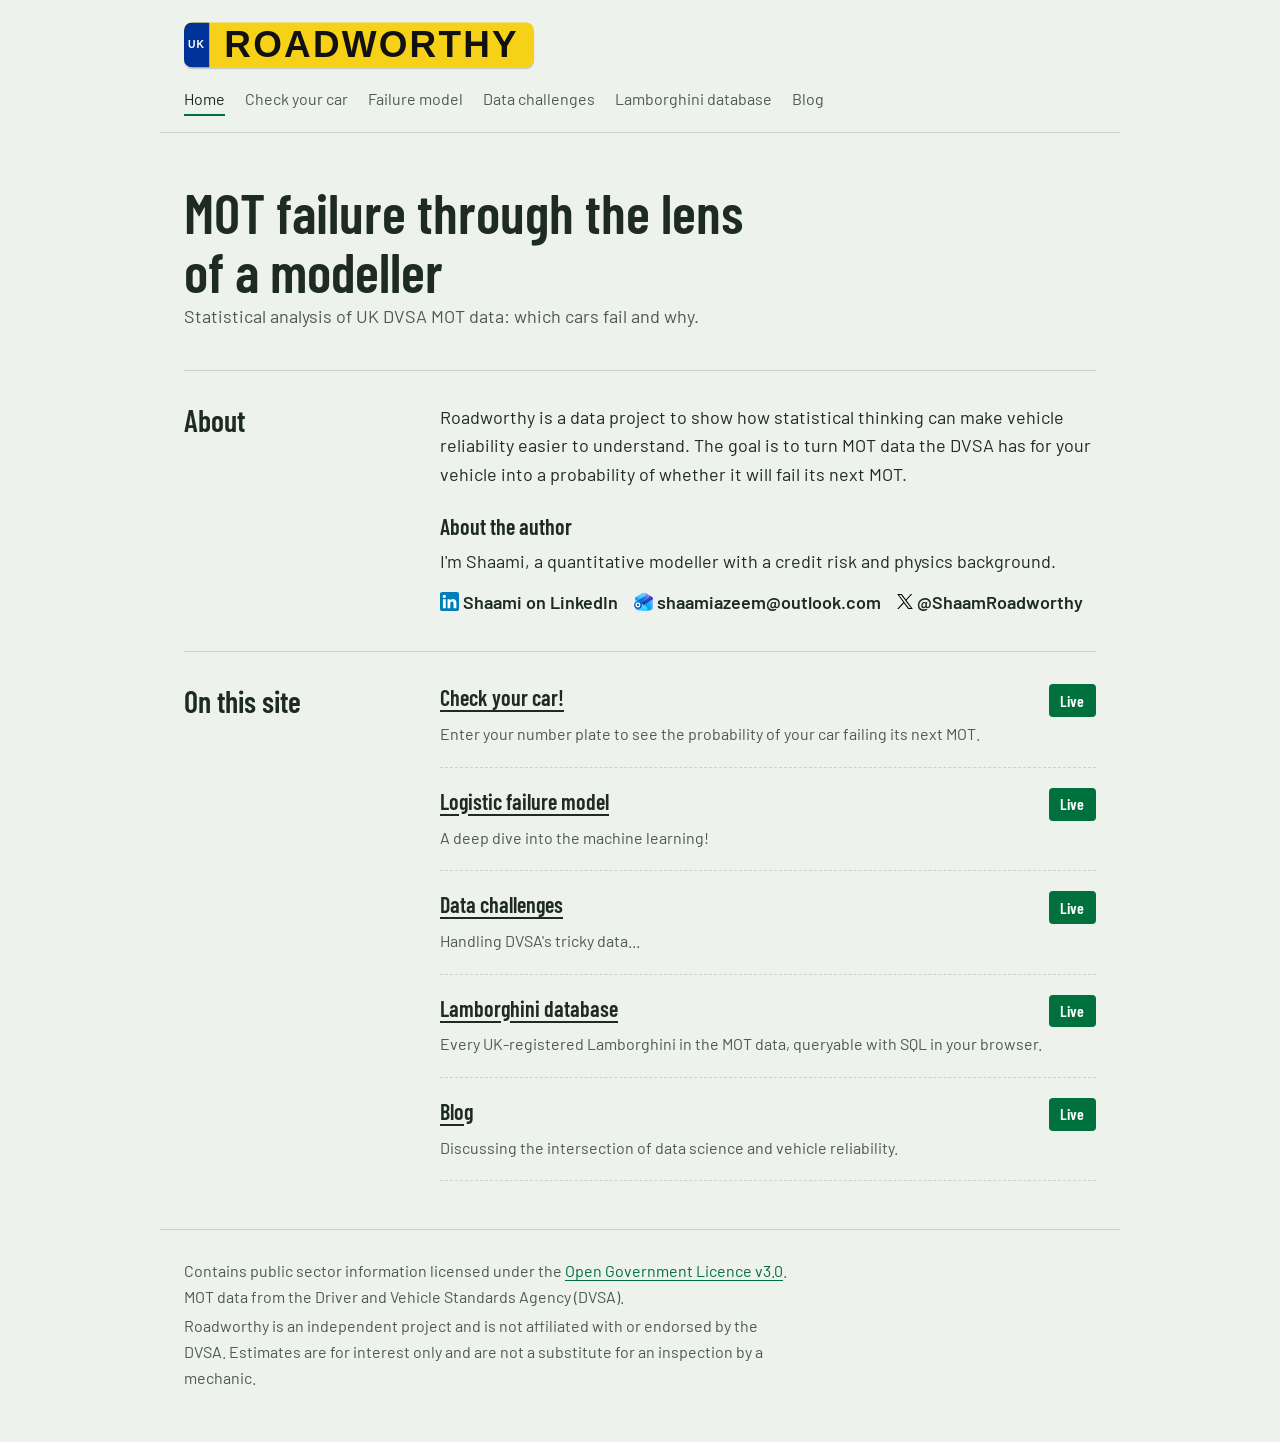
<file: index.html>
<!DOCTYPE html>
<html lang="en-GB">
<head>
  <meta charset="UTF-8">
  <meta name="viewport" content="width=device-width, initial-scale=1.0">
  <title>Roadworthy | UK MOT statistics</title>
  <meta name="description" content="Statistical analysis of UK DVSA MOT data, treating MOT failure like a probability of default.">
  <link rel="stylesheet" href="style.css">
  <script src="nav.js" defer></script>
</head>
<body>
  <header>

  </header>

  <main>
    <div class="hero">
      <p class="strap">MOT failure through the lens of a modeller</p>
      <p class="sub">Statistical analysis of UK DVSA MOT data: which cars fail and why.</p>
    </div>

    <section id="about">
      <div class="two-col">
        <h2>About</h2>
        <div>
          <p>Roadworthy is a data project to show how statistical thinking 
            can make vehicle reliability easier to understand. The goal is to 
            turn MOT data the DVSA has for your vehicle into a probability of whether 
            it will fail its next MOT.</p>

          <h3>About the author</h3>
          <p>I'm Shaami, a quantitative modeller with a credit risk and physics background.</p>
          <p class="about-links">
            <a class="linkedin" href="https://www.linkedin.com/in/s-azeem/" target="_blank" rel="noreferrer">
              <img class="linkedin-logo" src="images/linkedin-logo.svg" alt="LinkedIn" />
              <span>Shaami on LinkedIn</span>
            </a>
            <a class="social-link email-link" href="mailto:shaamiazeem@outlook.com" aria-label="Email Shaami Azeem">
              <img class="social-icon" src="images/email-logo.svg" alt="Email" />
              <span>shaamiazeem@outlook.com</span>
            </a>
            <a class="social-link x-link" href="https://x.com/ShaamRoadworthy" target="_blank" rel="noreferrer" aria-label="X / Twitter: @ShaamRoadworthy">
              <img class="social-icon" src="images/x-logo.svg" alt="X" />
              <span>@ShaamRoadworthy</span>
            </a>
          </p>
        </div>
      </div>
    </section>

    <section id="work">
      <div class="two-col">
        <h2>On this site</h2>
        <ul class="record">
          <li>
            <h3><a href="check.html">Check your car!</a></h3>
            <span class="status live">Live</span>
            <p>Enter your number plate to see the probability of your car failing its next MOT.</p>
          </li>
          <li>
            <h3><a href="failure-model.html">Logistic failure model</a></h3>
            <span class="status live">Live</span>
            <p>A deep dive into the machine learning!</p>
          </li>
          <li>
            <h3><a href="data-challenges.html">Data challenges</a></h3>
            <span class="status live">Live</span>
            <p>Handling DVSA's tricky data...</p>
          </li>
          <li>
            <h3><a href="sql.html">Lamborghini database</a></h3>
            <span class="status live">Live</span>
            <p>Every UK-registered Lamborghini in the MOT data, queryable with SQL in your browser.</p>
          </li>
          <li>
            <h3><a href="blog.html">Blog</a></h3>
            <span class="status live">Live</span>
            <p>Discussing the intersection of data science and vehicle reliability.</p>
          </li>
        </ul>
      </div>
    </section>
  </main>

  <footer>
    <p>Data: DVSA MOT History.</p>
  </footer>
</body>
</html>
</file>
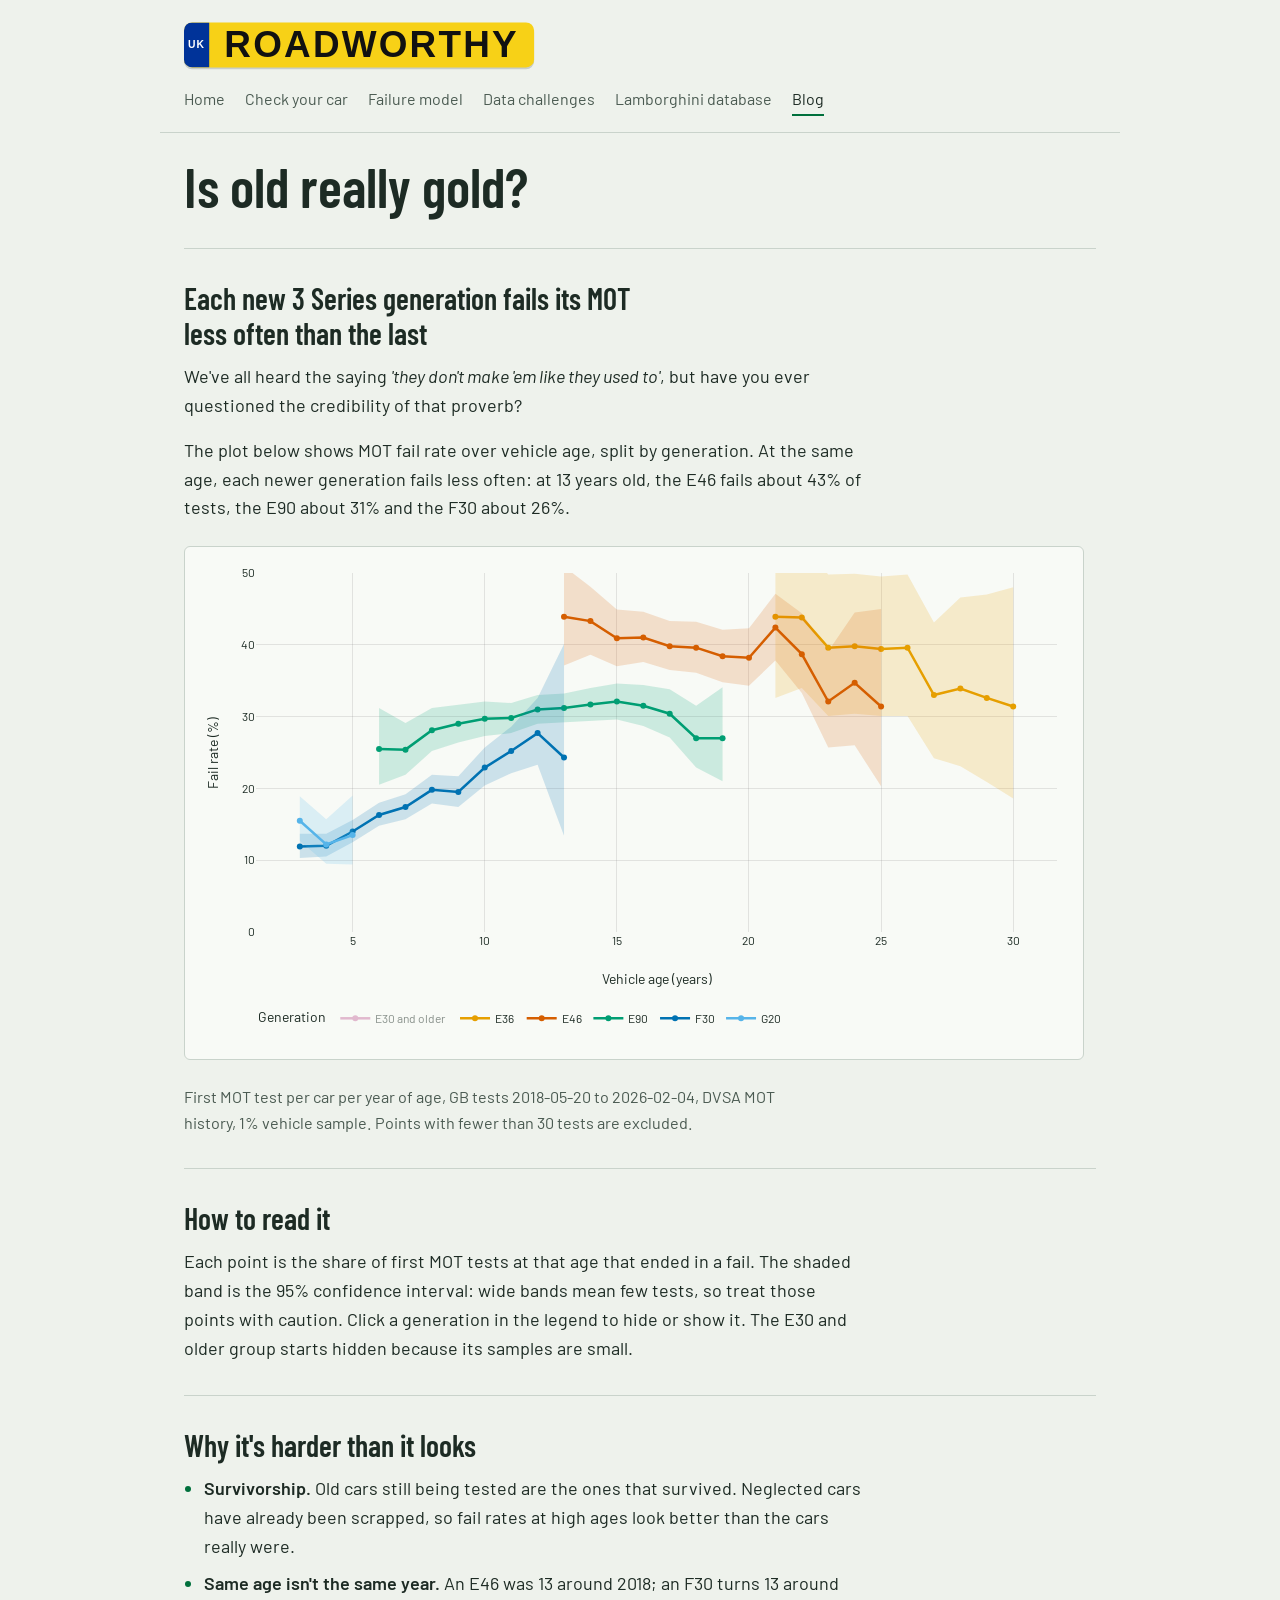
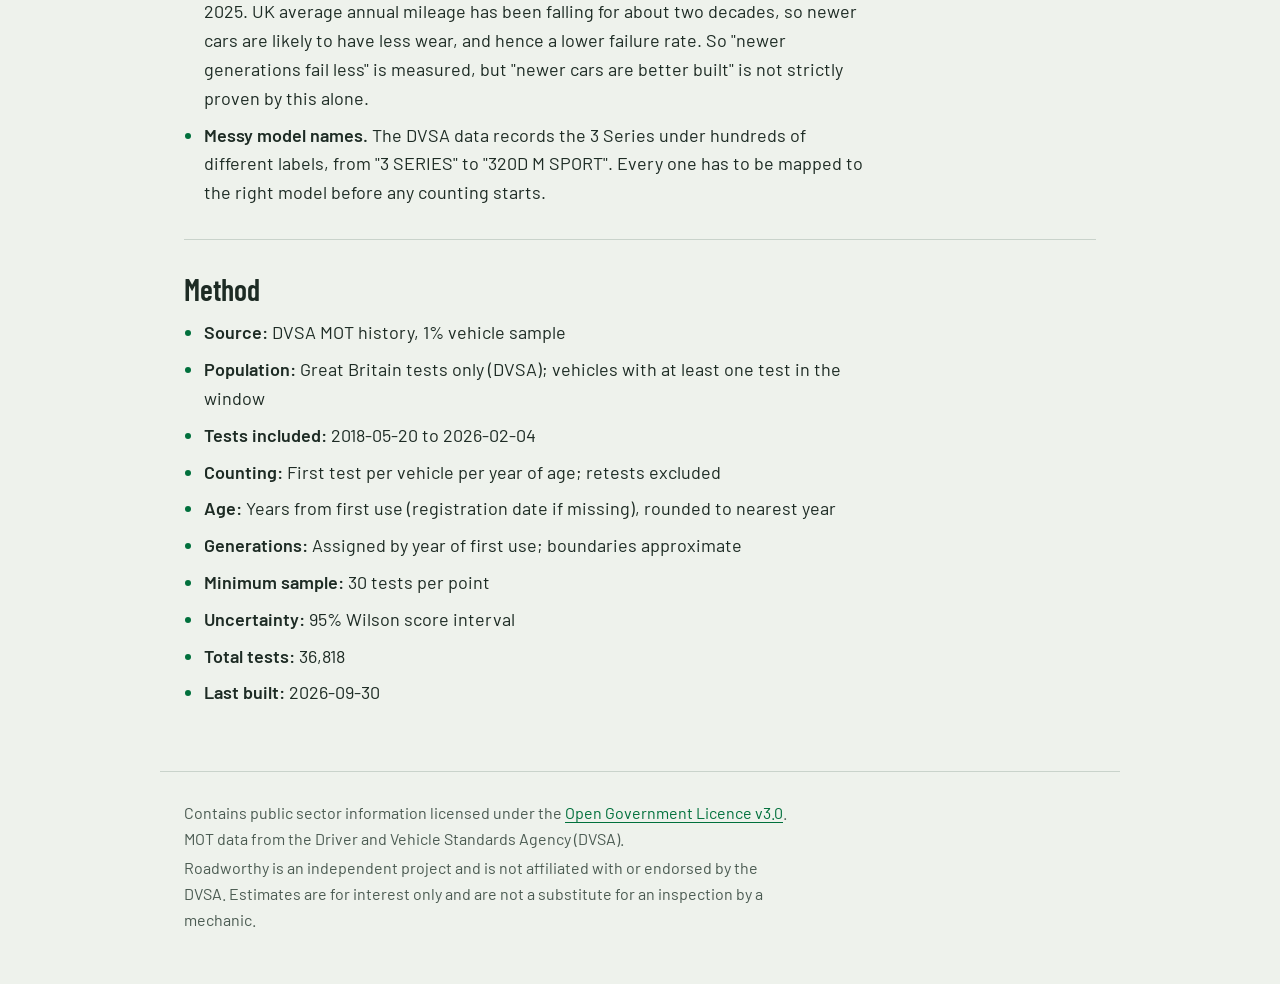
<file: blog.html>
<!DOCTYPE html>
<html lang="en">
<head>
  <meta charset="UTF-8">
  <meta name="viewport" content="width=device-width, initial-scale=1.0">
  <title>Blog</title>
  <link rel="stylesheet" href="style.css">
  <script src="nav.js" defer></script>
  <script src="https://cdn.plot.ly/plotly-2.35.2.min.js" charset="utf-8"></script>
  <style>
    /* Chart-only styles; everything else comes from style.css */
    .chart-wrap { width: 100%; max-width: 900px; margin: 1.5rem 0; }
    #fail-chart { width: 100%; height: 480px; }
    .chart-caption { font-size: 0.9em; max-width: 70ch; }
    .chart-error { padding: 1rem; border: 1px solid currentColor; }
    @media (max-width: 600px) { #fail-chart { height: 380px; } }
  </style>
</head>
<body>
  <header>

  </header>

  <main>
    <h1>Is old really gold?</h1>

    <section>
      <h2>Each new 3 Series generation fails its MOT less often than the last</h2>
      <p>
        We've all heard the saying <i>'they don't make 'em like they used to'</i>, but
        have you ever questioned the credibility of that proverb?
      </p>
      <p>
        The plot below shows MOT fail rate over vehicle age, split by generation. At the same age, each newer
        generation fails less often: at 13 years old, the E46 fails about 43% of tests,
        the E90 about 31% and the F30 about 26%.
      </p>

      <div class="chart-wrap">
        <div id="fail-chart" role="img"
             aria-label="Line chart of BMW 3 Series MOT fail rate by age for each generation"></div>
      </div>
      <p class="chart-caption" id="chart-caption">Loading data…</p>
    </section>

    <section>
      <h2>How to read it</h2>
      <p>
        Each point is the share of first MOT tests at that age that ended in a fail.
        The shaded band is the 95% confidence interval: wide bands mean few tests, so
        treat those points with caution. Click a generation in the legend to hide or
        show it. The E30 and older group starts hidden because its samples are small.
      </p>
    </section>

    <section>
      <h2>Why it's harder than it looks</h2>
      <ul>
        <li>
          <strong>Survivorship.</strong> Old cars still being tested are the ones that
          survived. Neglected cars have already been scrapped, so fail rates at high
          ages look better than the cars really were.
        </li>
        <li>
          <strong>Same age isn't the same year.</strong> An E46 was 13 around 2018; an
          F30 turns 13 around 2025. UK average annual mileage has been falling for
          about two decades, so newer cars are likely to have less wear, and
          hence a lower failure rate. So "newer generations fail less" is
          measured, but "newer cars are better built" is not strictly proven by this
          alone.
        </li>
        <li>
          <strong>Messy model names.</strong> The DVSA data records the 3 Series under
          hundreds of different labels, from "3 SERIES" to "320D M SPORT". Every one
          has to be mapped to the right model before any counting starts.
        </li>
      </ul>
    </section>

    <section>
      <h2>Method</h2>
      <ul id="method-list"><li>Loading…</li></ul>
    </section>

  </main>

  <footer>
    <p>Data: DVSA MOT History.</p>
  </footer>

  <script>
    const DATA_URL = "data/failure-model/bmw-3-series.json";

    // Okabe-Ito palette: distinguishable with colour blindness
    const COLOURS = {
      "E30 and older": "#CC79A7",
      "E36": "#E69F00",
      "E46": "#D55E00",
      "E90": "#009E73",
      "F30": "#0072B2",
      "G20": "#56B4E9",
    };
    const HIDDEN_BY_DEFAULT = ["E30 and older"];

    function hexToRgba(hex, alpha) {
      const n = parseInt(hex.slice(1), 16);
      return `rgba(${(n >> 16) & 255}, ${(n >> 8) & 255}, ${n & 255}, ${alpha})`;
    }

    function buildTraces(series) {
      const traces = [];
      for (const s of series) {
        const gen = s.generation;
        const colour = COLOURS[gen] || "#888888";
        const visible = HIDDEN_BY_DEFAULT.includes(gen) ? "legendonly" : true;
        const ages = s.points.map(p => p.age);

        // Confidence band: upper edge, then lower edge filled up to it
        traces.push({
          x: ages, y: s.points.map(p => p.ci_high),
          mode: "lines", line: { width: 0 },
          legendgroup: gen, showlegend: false, hoverinfo: "skip", visible,
        });
        traces.push({
          x: ages, y: s.points.map(p => p.ci_low),
          mode: "lines", line: { width: 0 },
          fill: "tonexty", fillcolor: hexToRgba(colour, 0.18),
          legendgroup: gen, showlegend: false, hoverinfo: "skip", visible,
        });

        // The line itself
        traces.push({
          x: ages, y: s.points.map(p => p.fail_pct),
          name: gen, legendgroup: gen, visible,
          mode: "lines+markers",
          line: { color: colour, width: 2.5 },
          marker: { color: colour, size: 6 },
          customdata: s.points.map(p => [p.ci_low, p.ci_high, p.tests]),
          hovertemplate:
            `<b>${gen}</b>, age %{x}<br>` +
            "Fail rate: %{y:.1f}%<br>" +
            "95% interval: %{customdata[0]:.1f}–%{customdata[1]:.1f}%<br>" +
            "Tests: %{customdata[2]:,}<extra></extra>",
        });
      }
      return traces;
    }

    function renderMethod(meta) {
      const items = [
        ["Source", meta.source],
        ["Population", meta.population],
        ["Tests included", `${meta.test_window[0]} to ${meta.test_window[1]}`],
        //["Fail", meta.fail_definition],
        ["Counting", meta.counting],
        ["Age", meta.age],
        ["Generations", meta.generations],
        ["Minimum sample", `${meta.min_tests_per_point} tests per point`],
        ["Uncertainty", meta.interval],
        ["Total tests", meta.total_tests.toLocaleString("en-GB")],
        ["Last built", meta.built],
      ];
      document.getElementById("method-list").innerHTML = items
        .map(([k, v]) => `<li><strong>${k}:</strong> ${v}</li>`)
        .join("");
    }

    async function main() {
      const chartEl = document.getElementById("fail-chart");
      const captionEl = document.getElementById("chart-caption");
      try {
        const res = await fetch(DATA_URL);
        if (!res.ok) throw new Error(`HTTP ${res.status} loading ${DATA_URL}`);
        const data = await res.json();

        // Match the chart's text colour and font to the page
        const bodyStyle = getComputedStyle(document.body);
        const textColour = bodyStyle.color;
        const gridColour = "rgba(128, 128, 128, 0.2)";

        const layout = {
          font: { family: bodyStyle.fontFamily, color: textColour },
          paper_bgcolor: "rgba(0,0,0,0)",
          plot_bgcolor: "rgba(0,0,0,0)",
          margin: { t: 10, r: 10, b: 50, l: 55 },
          xaxis: { title: "Vehicle age (years)", gridcolor: gridColour, zeroline: false },
          yaxis: { title: "Fail rate (%)", range: [0, 50], gridcolor: gridColour, zeroline: false },
          legend: { title: { text: "Generation" }, orientation: "h", y: -0.2 },
          hovermode: "closest",
        };

        Plotly.newPlot(chartEl, buildTraces(data.series), layout, {
          responsive: true,
          displaylogo: false,
          modeBarButtonsToRemove: ["lasso2d", "select2d"],
        });

        const m = data.meta;
        captionEl.textContent =
          `First MOT test per car per year of age, GB tests ${m.test_window[0]} to ` +
          `${m.test_window[1]}, ${m.source}. ` +
          `Points with fewer than ${m.min_tests_per_point} tests are excluded.`;
        renderMethod(m);
      } catch (err) {
        chartEl.style.height = "auto";
        chartEl.innerHTML =
          `<p class="chart-error">The chart data couldn't be loaded (${err.message}). ` +
          `If you opened this file directly, run a local server instead: ` +
          `<code>python3 -m http.server</code> in the site folder.</p>`;
        captionEl.textContent = "";
        document.getElementById("method-list").innerHTML = "";
      }
    }

    main();
  </script>
</body>
</html>
</file>
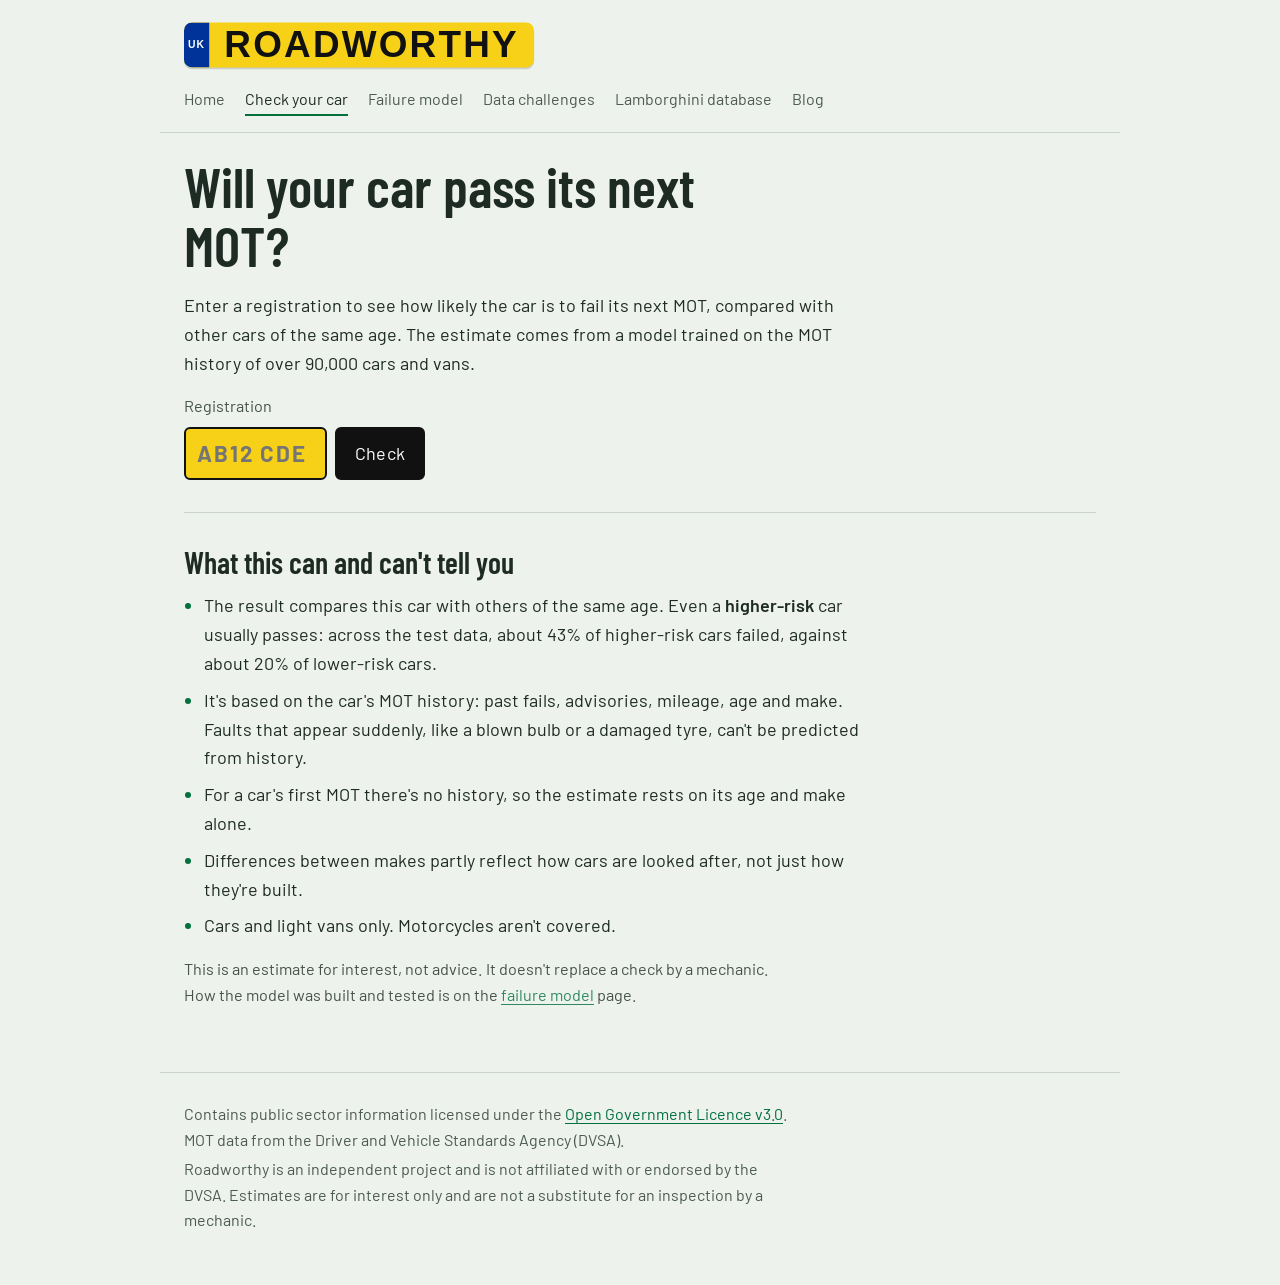
<file: check.html>
<!DOCTYPE html>
<html lang="en">
<head>
  <meta charset="UTF-8">
  <meta name="viewport" content="width=device-width, initial-scale=1.0">
  <title>Check your car's MOT risk</title>
  <link rel="stylesheet" href="style.css">
  <script src="nav.js" defer></script>
  <style>
    /* Page-only styles; everything else comes from style.css */
    .lookup { display: flex; gap: 0.5rem; flex-wrap: wrap; margin: 1rem 0; }
    .lookup input {
      font: inherit; font-size: 1.4rem; font-weight: 700; letter-spacing: 0.08em;
      text-transform: uppercase; padding: 0.4rem 0.7rem; width: 11ch;
      background: #f7d117; color: #111; border: 2px solid #111; border-radius: 6px;
    }
    .lookup button { font: inherit; padding: 0.4rem 1.1rem; border-radius: 6px;
                      border: 2px solid #111; background: #111; color: #fff; cursor: pointer; }
    .lookup button:disabled { opacity: 0.5; cursor: wait; }
    .result { border: 1px solid #ccc; border-radius: 8px; padding: 1rem 1.25rem; margin: 1rem 0; }
    .result h2 { margin-top: 0; }
    .band-lower  { border-left: 6px solid #2e7d32; }
    .band-typical { border-left: 6px solid #9e9e9e; }
    .band-higher { border-left: 6px solid #c62828; }
    .probability { font-size: 1.15rem; }
    .facts { margin: 0.5rem 0 0; padding-left: 1.2rem; }
    .note { font-size: 0.9em; opacity: 0.8; }
    .error { border-left: 6px solid #e65100; }
  </style>
</head>
<body>
  <header></header>

  <main>
    <h1>Will your car pass its next MOT?</h1>
    <p>
      Enter a registration to see how likely the car is to fail its next MOT, compared
      with other cars of the same age. The estimate comes from a model trained on the
      MOT history of over 90,000 cars and vans.
    </p>

    <form class="lookup" id="lookup-form">
      <label for="reg" class="note" style="width:100%">Registration</label>
      <input id="reg" name="reg" autocomplete="off" maxlength="10" placeholder="AB12 CDE" required>
      <button id="go" type="submit">Check</button>
    </form>

    <div id="result" aria-live="polite"></div>

    <section>
      <h2>What this can and can't tell you</h2>
      <ul>
        <li>The result compares this car with others of the same age. Even a
            <strong>higher-risk</strong> car usually passes: across the test data, about
            43% of higher-risk cars failed, against about 20% of lower-risk cars.</li>
        <li>It's based on the car's MOT history: past fails, advisories, mileage, age and
            make. Faults that appear suddenly, like a blown bulb or a damaged tyre, can't be
            predicted from history.</li>
        <li>For a car's first MOT there's no history, so the estimate rests on its age and
            make alone.</li>
        <li>Differences between makes partly reflect how cars are looked after, not just how
            they're built.</li>
        <li>Cars and light vans only. Motorcycles aren't covered.</li>
      </ul>
      <p class="note">
        This is an estimate for interest, not advice. It doesn't replace a check by a
        mechanic. How the model was built and tested is on the
        <a href="failure-model.html">failure model</a> page.
      </p>
    </section>
  </main>

  <footer>
    <p>Contains public sector information licensed under the Open Government Licence v3.0.</p>
  </footer>

  <script>
    // The deployed Worker's address (from `npx wrangler deploy`), without a trailing slash
    const WORKER_URL = "https://roadworthy-api.roadworthy.workers.dev";

    const BAND_TEXT = {
      "Lower risk":  { title: "Lower risk than most cars its age", cls: "band-lower" },
      "Typical":     { title: "About typical for a car its age",   cls: "band-typical" },
      "Higher risk": { title: "Higher risk than most cars its age", cls: "band-higher" },
    };

    const form = document.getElementById("lookup-form");
    const input = document.getElementById("reg");
    const button = document.getElementById("go");
    const out = document.getElementById("result");

    // Build elements with textContent, so text from the API is never treated as HTML
    function el(tag, text, cls) {
      const e = document.createElement(tag);
      if (text !== undefined) e.textContent = text;
      if (cls) e.className = cls;
      return e;
    }

    function showMessage(text) {
      out.replaceChildren();
      const box = el("div", undefined, "result error");
      box.append(el("p", text));
      out.append(box);
    }

    function formatDate(iso) {
      return new Date(iso + "T00:00:00Z").toLocaleDateString("en-GB",
        { day: "numeric", month: "long", year: "numeric", timeZone: "UTC" });
    }

    function showResult(r) {
      out.replaceChildren();
      const vehicle = [r.make, r.model].filter(Boolean).join(" ");

      if (!r.supported) {
        showMessage(`${vehicle}: ${r.message}`);
        return;
      }

      const band = BAND_TEXT[r.band] || { title: r.band, cls: "" };
      const f = r.features;
      const box = el("div", undefined, `result ${band.cls}`);
      box.append(el("p", `${r.registration} · ${vehicle}`, "note"));
      box.append(el("h2", band.title));
      box.append(el("p", `Estimated chance of failing its next MOT: ${Math.round(r.probability * 100)}%`,
                    "probability"));
      box.append(el("p", `Next MOT due around ${formatDate(r.due_date)}, when the car will be ` +
                         `${Math.floor(f.age_years)} years old.`));

      box.append(el("p", "What the estimate is based on:"));
      const list = el("ul", undefined, "facts");
      if (r.first_mot) {
        list.append(el("li", "No MOT history yet, so only the car's age and make are used."));
      } else {
        list.append(el("li", `${f.n_prior_fails} failed MOT${f.n_prior_fails === 1 ? "" : "s"} in its history, ` +
                             `${f.fails_last_3} in the last three`));
        list.append(el("li", `${f.prev_advisories} advisor${f.prev_advisories === 1 ? "y" : "ies"} ` +
                             `and ${f.prev_fail_items} fail item${f.prev_fail_items === 1 ? "" : "s"} at its last MOT`));
        if (f.prev_odometer !== null) {
          list.append(el("li", `${Math.round(f.prev_odometer).toLocaleString("en-GB")} miles at its last MOT`));
        }
      }
      box.append(list);
      out.append(box);
    }

    form.addEventListener("submit", async (event) => {
      event.preventDefault();
      const reg = input.value.replace(/\s+/g, "").toUpperCase();
      if (!reg) return;
      button.disabled = true;
      button.textContent = "Checking…";
      out.replaceChildren(el("p", "Looking up the MOT history…", "note"));
      try {
        const resp = await fetch(`${WORKER_URL}/score?reg=${encodeURIComponent(reg)}`);
        const data = await resp.json();
        if (!resp.ok) showMessage(data.error || "Something went wrong. Please try again.");
        else showResult(data);
      } catch (err) {
        showMessage("Couldn't reach the MOT service. Check your connection and try again.");
      } finally {
        button.disabled = false;
        button.textContent = "Check";
      }
    });
  </script>
</body>
</html>
</file>
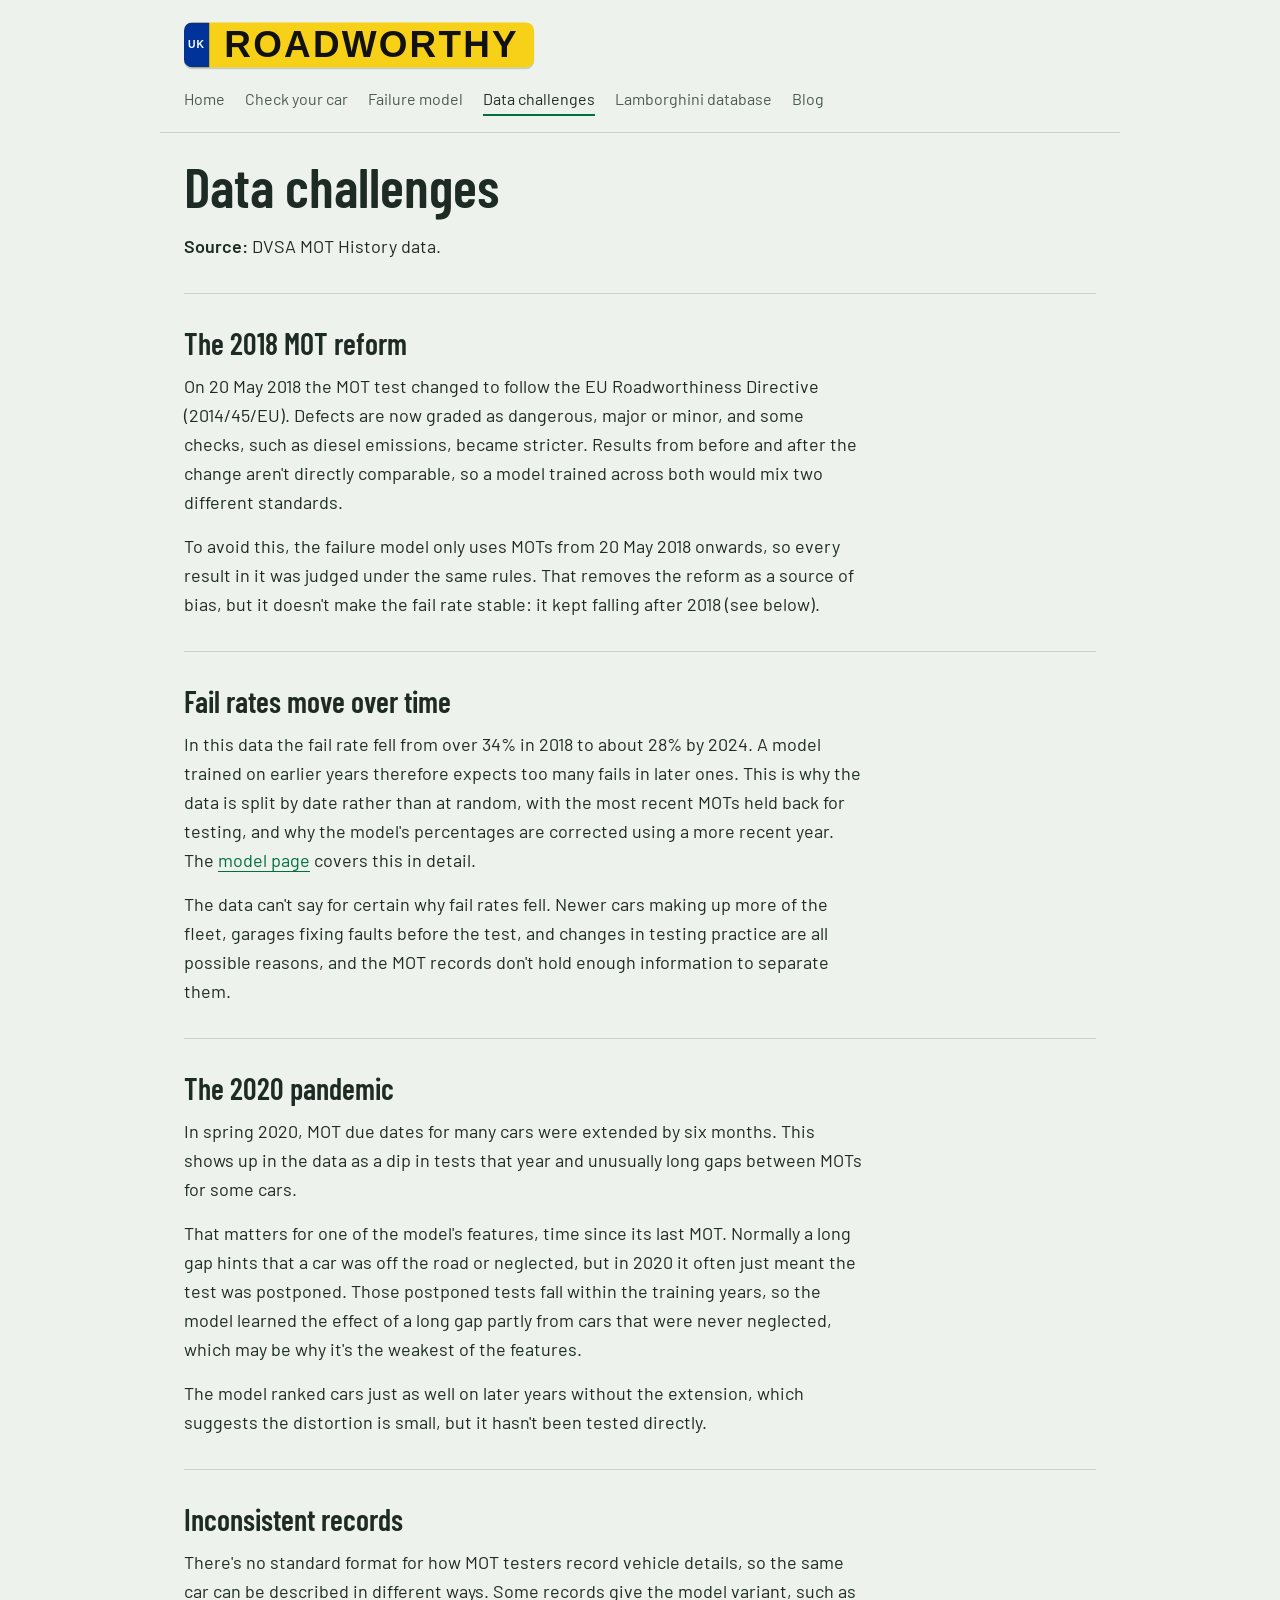
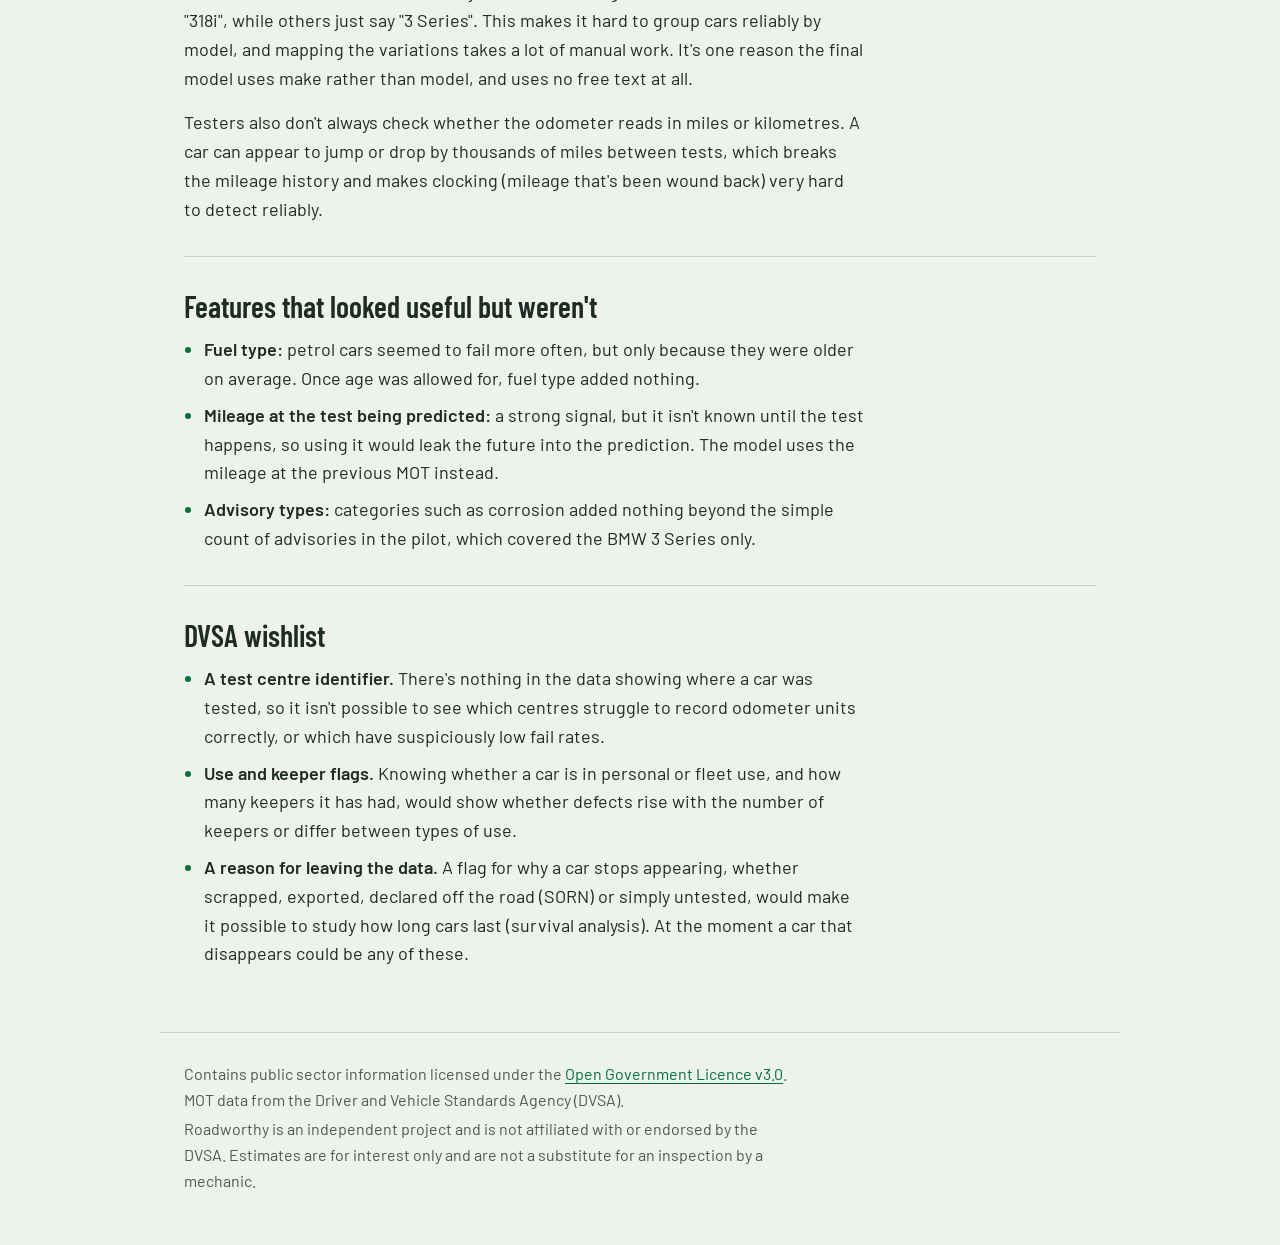
<file: data-challenges.html>
<!DOCTYPE html>
<html lang="en">
<head>
  <meta charset="UTF-8">
  <meta name="viewport" content="width=device-width, initial-scale=1.0">
  <title>Data challenges</title>
  <link rel="stylesheet" href="style.css">
  <script src="nav.js" defer></script>
</head>
<body>
  <header></header>

  <main>
    <h1>Data challenges</h1>
    <p><strong>Source:</strong> DVSA MOT History data.</p>

    <section>
      <h2>The 2018 MOT reform</h2>
      <p>
        On 20 May 2018 the MOT test changed to follow the EU Roadworthiness Directive
        (2014/45/EU). Defects are now graded as dangerous, major or minor, and some checks,
        such as diesel emissions, became stricter. Results from before and after the change
        aren't directly comparable, so a model trained across both would mix two different
        standards.
      </p>
      <p>
        To avoid this, the failure model only uses MOTs from 20 May 2018 onwards, so every
        result in it was judged under the same rules. That removes the reform as a source of
        bias, but it doesn't make the fail rate stable: it kept falling after 2018 (see below).
      </p>
    </section>

    <section>
      <h2>Fail rates move over time</h2>
      <p>
        In this data the fail rate fell from over 34% in 2018 to about 28% by 2024. A model
        trained on earlier years therefore expects too many fails in later ones. This is why the
        data is split by date rather than at random, with the most recent MOTs held back for
        testing, and why the model's percentages are corrected using a more recent year. The
        <a href="failure-model.html">model page</a> covers this in detail.
      </p>
      <p>
        The data can't say for certain why fail rates fell. Newer cars making up more of the
        fleet, garages fixing faults before the test, and changes in testing practice are all
        possible reasons, and the MOT records don't hold enough information to separate them.
      </p>
    </section>

    <section>
      <h2>The 2020 pandemic</h2>
      <p>
        In spring 2020, MOT due dates for many cars were extended by six months. This shows up
        in the data as a dip in tests that year and unusually long gaps between MOTs for some
        cars.
      </p>
      <p>
        That matters for one of the model's features, time since its last MOT. Normally a long gap
        hints that a car was off the road or neglected, but in 2020 it often just meant the test
        was postponed. Those postponed tests fall within the training years, so the model learned
        the effect of a long gap partly from cars that were never neglected, which may be why
        it's the weakest of the features.
      </p>
      <p>
        The model ranked cars just as well on later years without the extension, which suggests
        the distortion is small, but it hasn't been tested directly.
      </p>
    </section>

    <section>
      <h2>Inconsistent records</h2>
      <p>
        There's no standard format for how MOT testers record vehicle details, so the same car
        can be described in different ways. Some records give the model variant, such as
        "318i", while others just say "3 Series". This makes it hard to group cars reliably by
        model, and mapping the variations takes a lot of manual work. It's one reason the final
        model uses make rather than model, and uses no free text at all.
      </p>
      <p>
        Testers also don't always check whether the odometer reads in miles or kilometres. A
        car can appear to jump or drop by thousands of miles between tests, which breaks the
        mileage history and makes clocking (mileage that's been wound back) very hard to detect
        reliably.
      </p>
    </section>

    <section>
      <h2>Features that looked useful but weren't</h2>
      <ul>
        <li>
          <strong>Fuel type:</strong> petrol cars seemed to fail more often, but only because
          they were older on average. Once age was allowed for, fuel type added nothing.
        </li>
        <li>
          <strong>Mileage at the test being predicted:</strong> a strong signal, but it isn't
          known until the test happens, so using it would leak the future into the prediction.
          The model uses the mileage at the previous MOT instead.
        </li>
        <li>
          <strong>Advisory types:</strong> categories such as corrosion added nothing beyond the
          simple count of advisories in the pilot, which covered the BMW 3 Series only.
        </li>
      </ul>
    </section>

    <section>
      <h2>DVSA wishlist</h2>
      <ul>
        <li>
          <strong>A test centre identifier.</strong> There's nothing in the data showing where a
          car was tested, so it isn't possible to see which centres struggle to record odometer
          units correctly, or which have suspiciously low fail rates.
        </li>
        <li>
          <strong>Use and keeper flags.</strong> Knowing whether a car is in personal or fleet
          use, and how many keepers it has had, would show whether defects rise with the
          number of keepers or differ between types of use.
        </li>
        <li>
          <strong>A reason for leaving the data.</strong> A flag for why a car stops appearing,
          whether scrapped, exported, declared off the road (SORN) or simply untested, would
          make it possible to study how long cars last (survival analysis). At the moment a car
          that disappears could be any of these.
        </li>
      </ul>
    </section>
  </main>

  <footer>
    <p>Data: DVSA MOT History.</p>
  </footer>
</body>
</html>
</file>
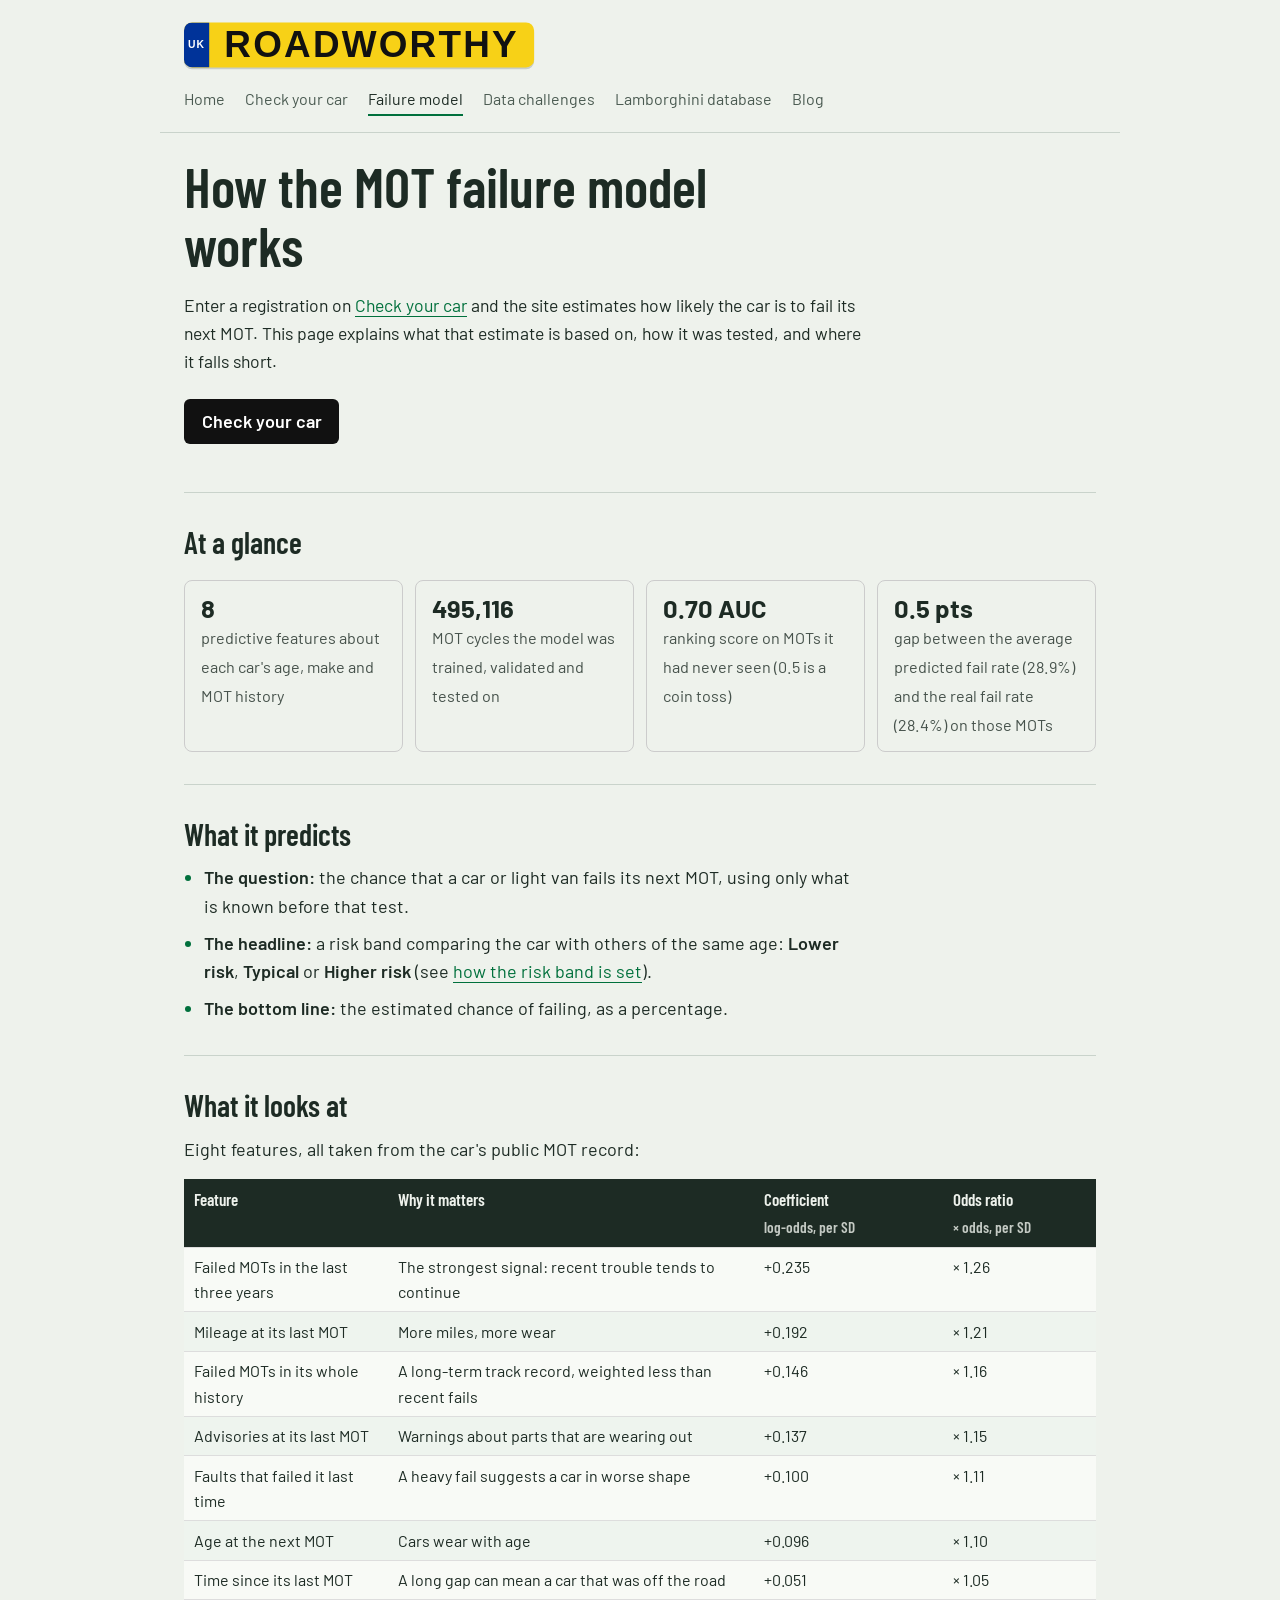
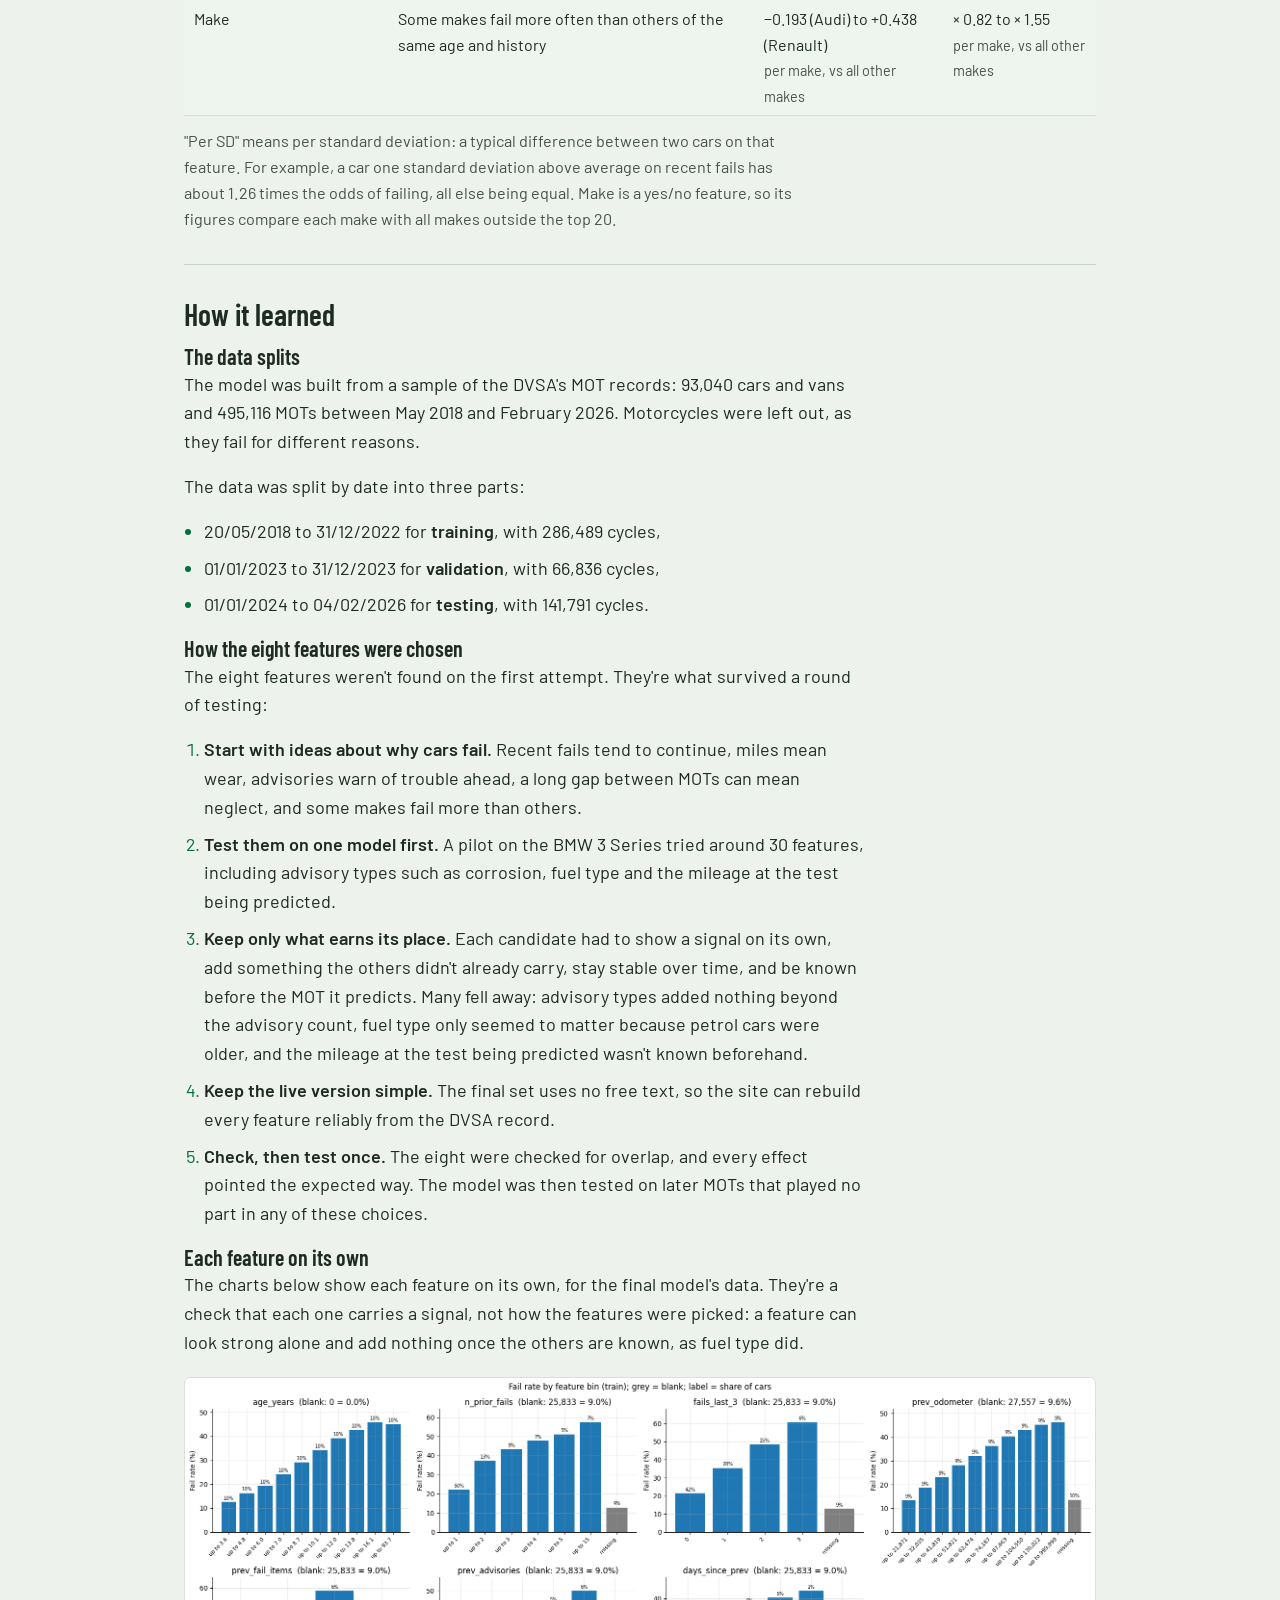
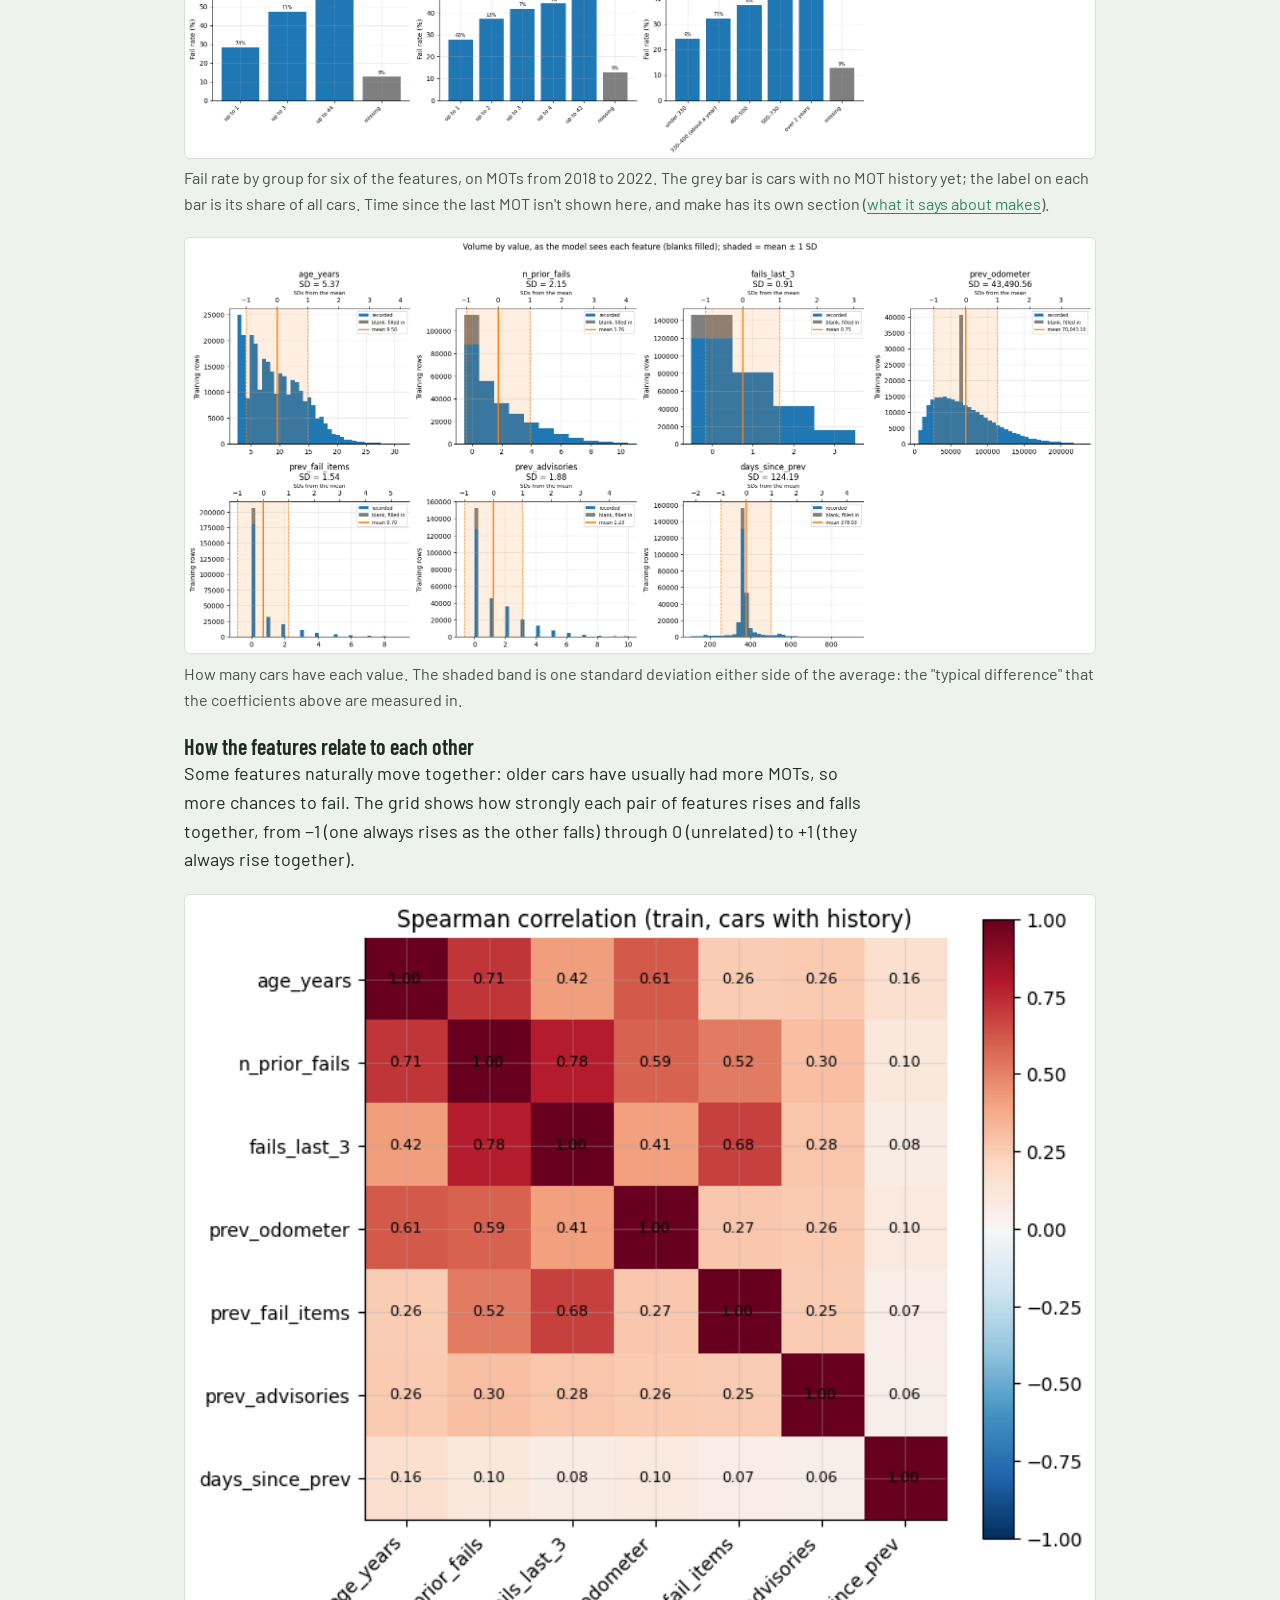
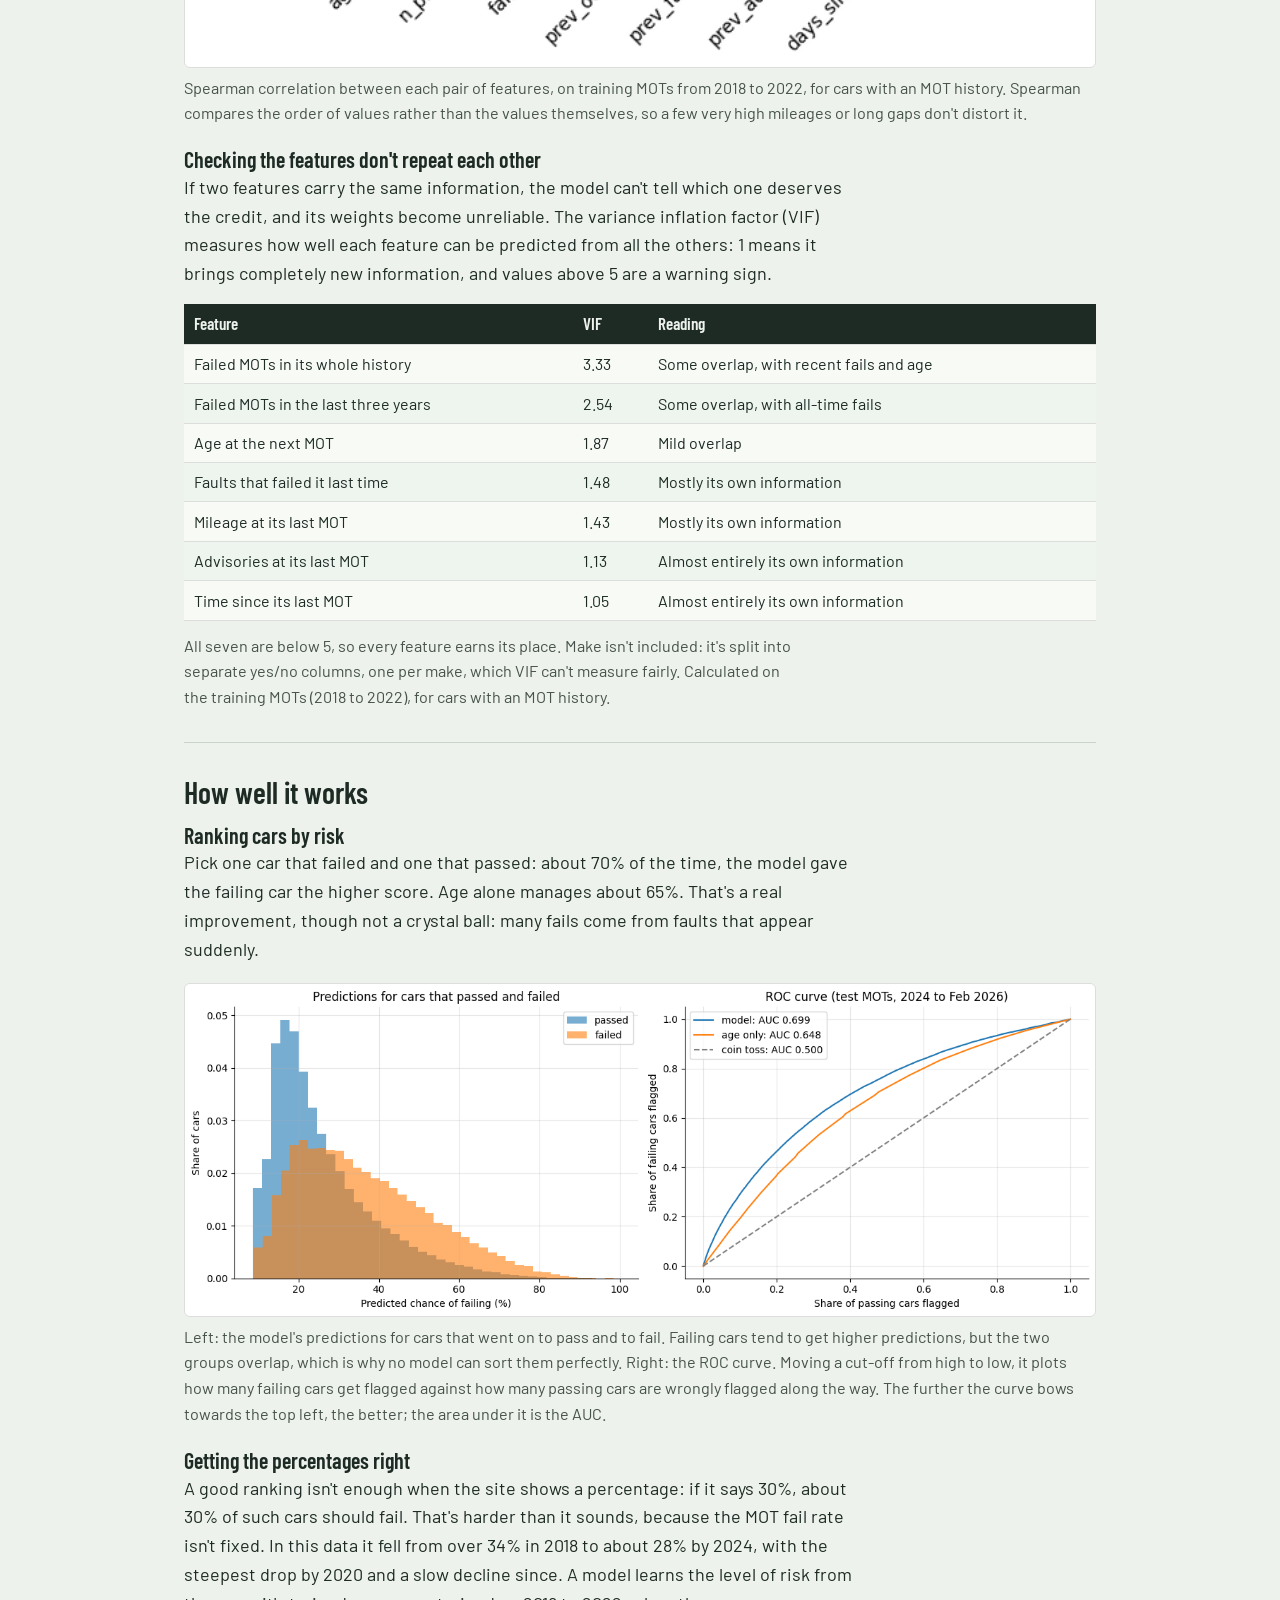
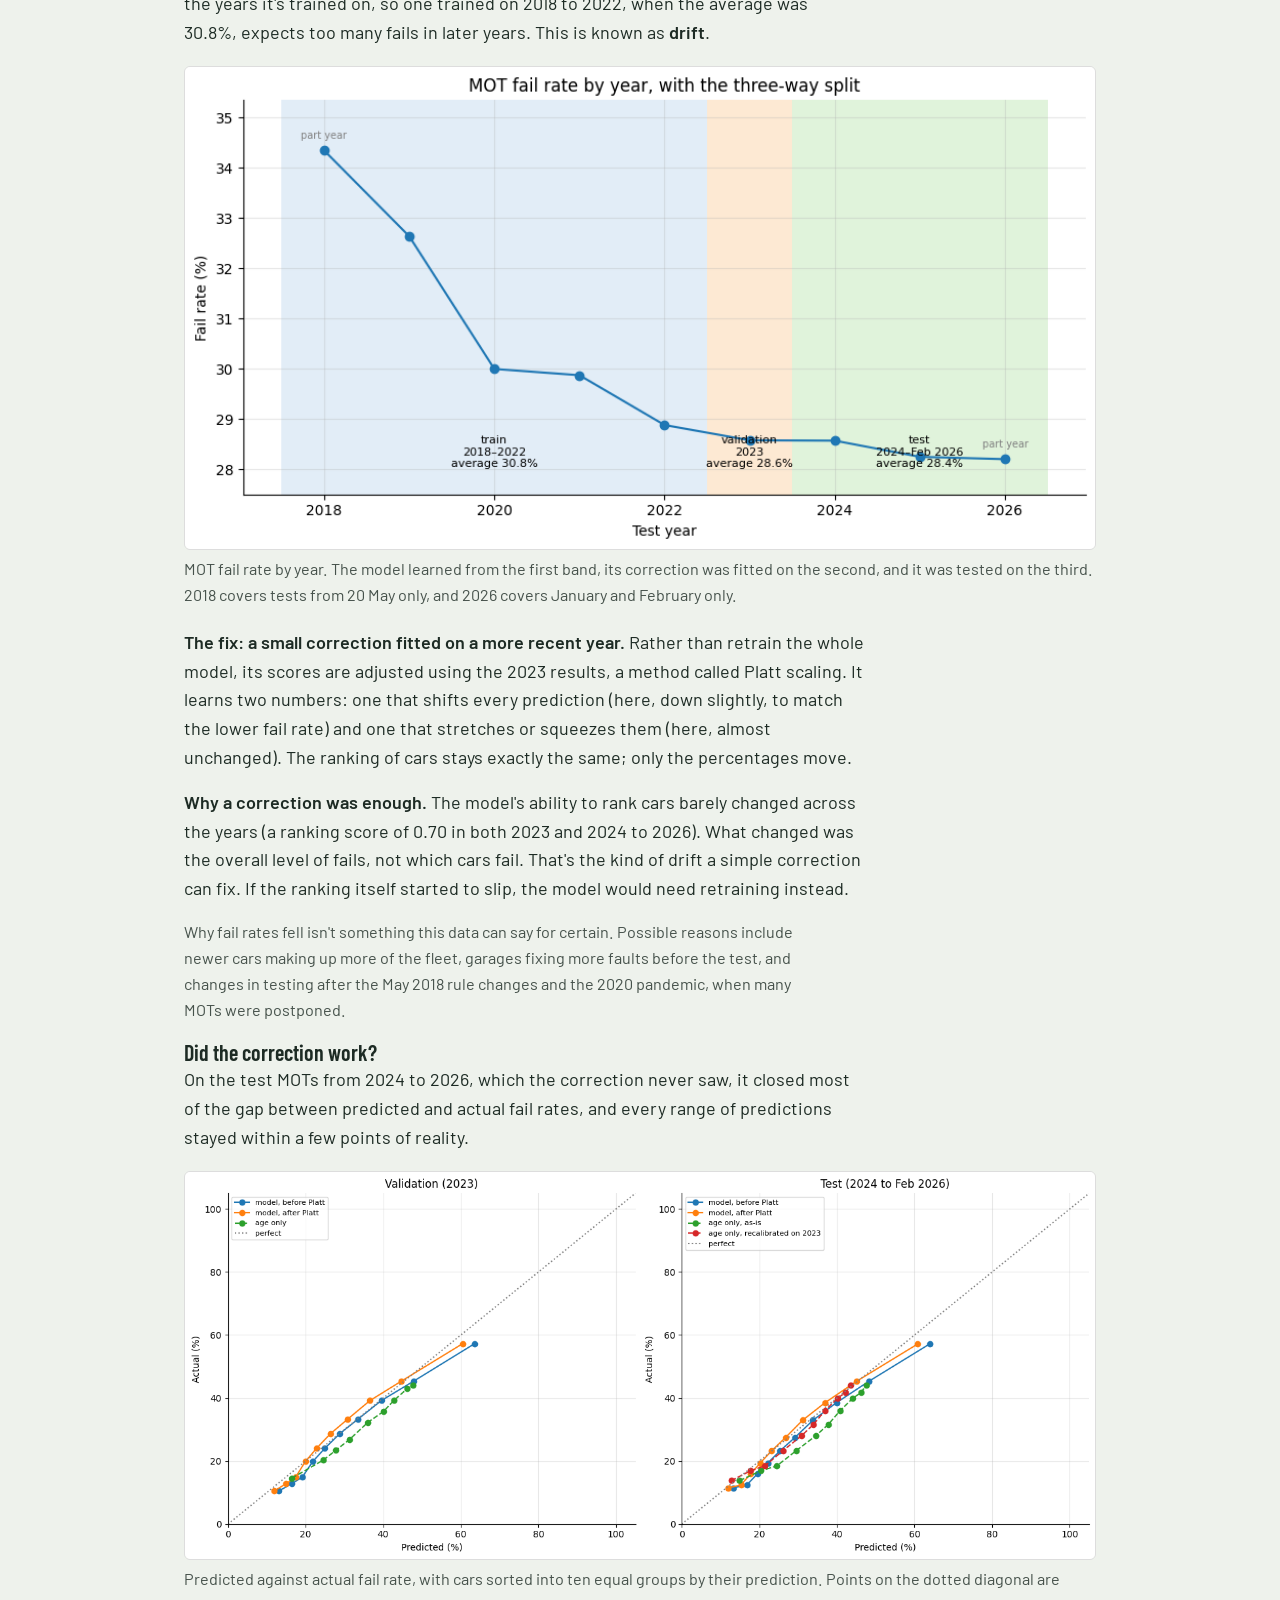
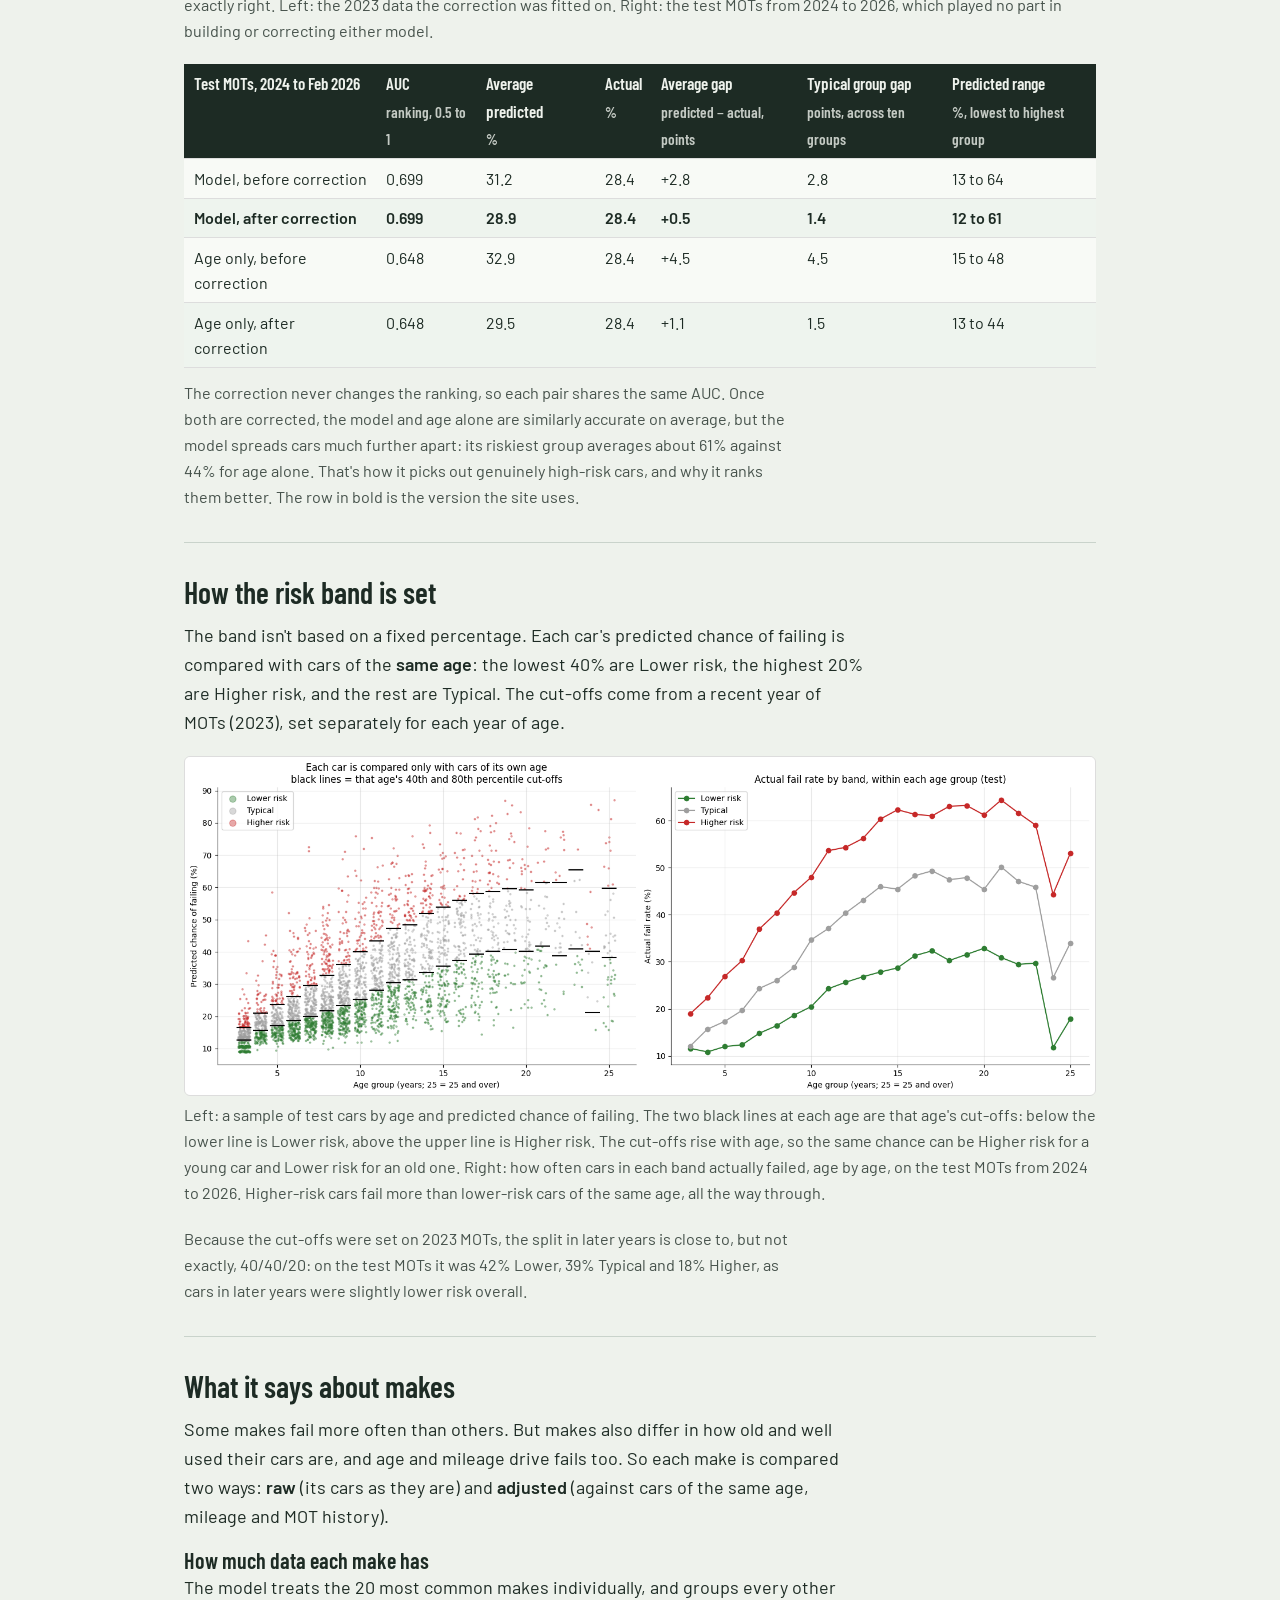
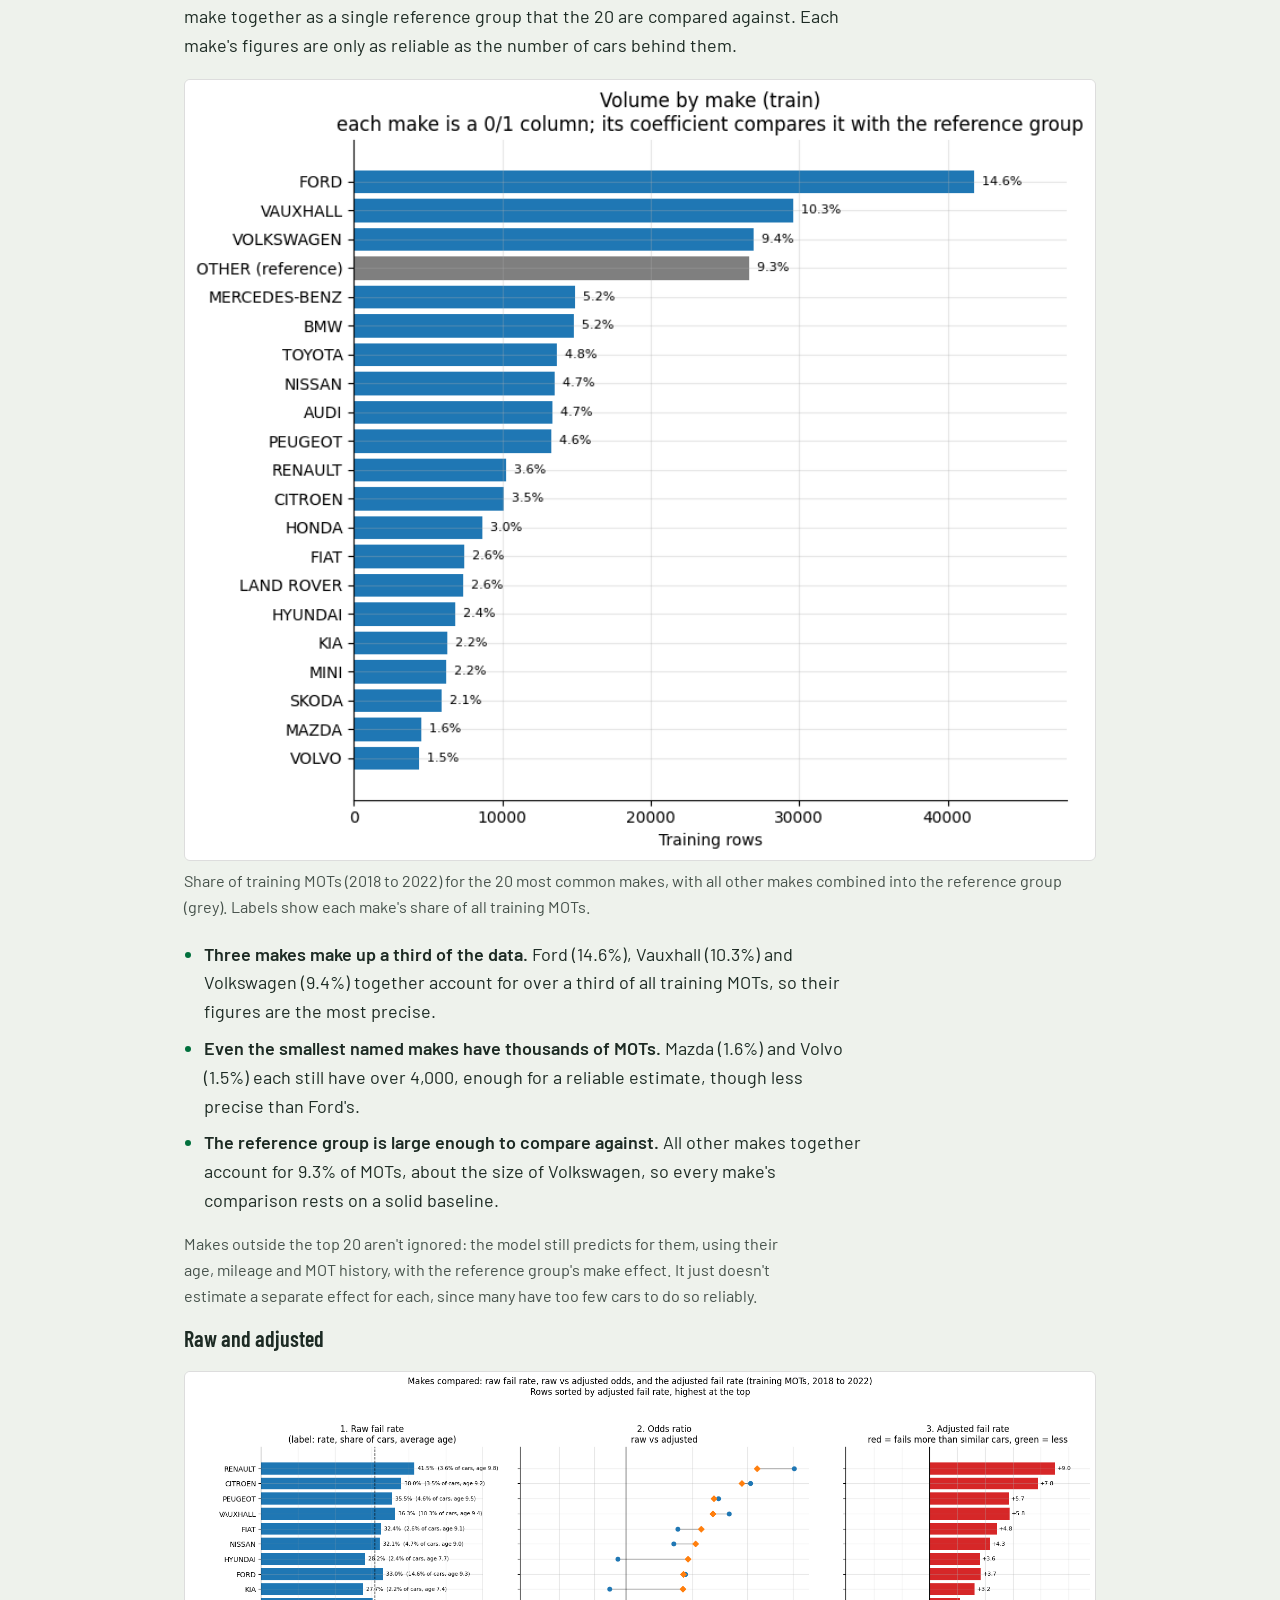
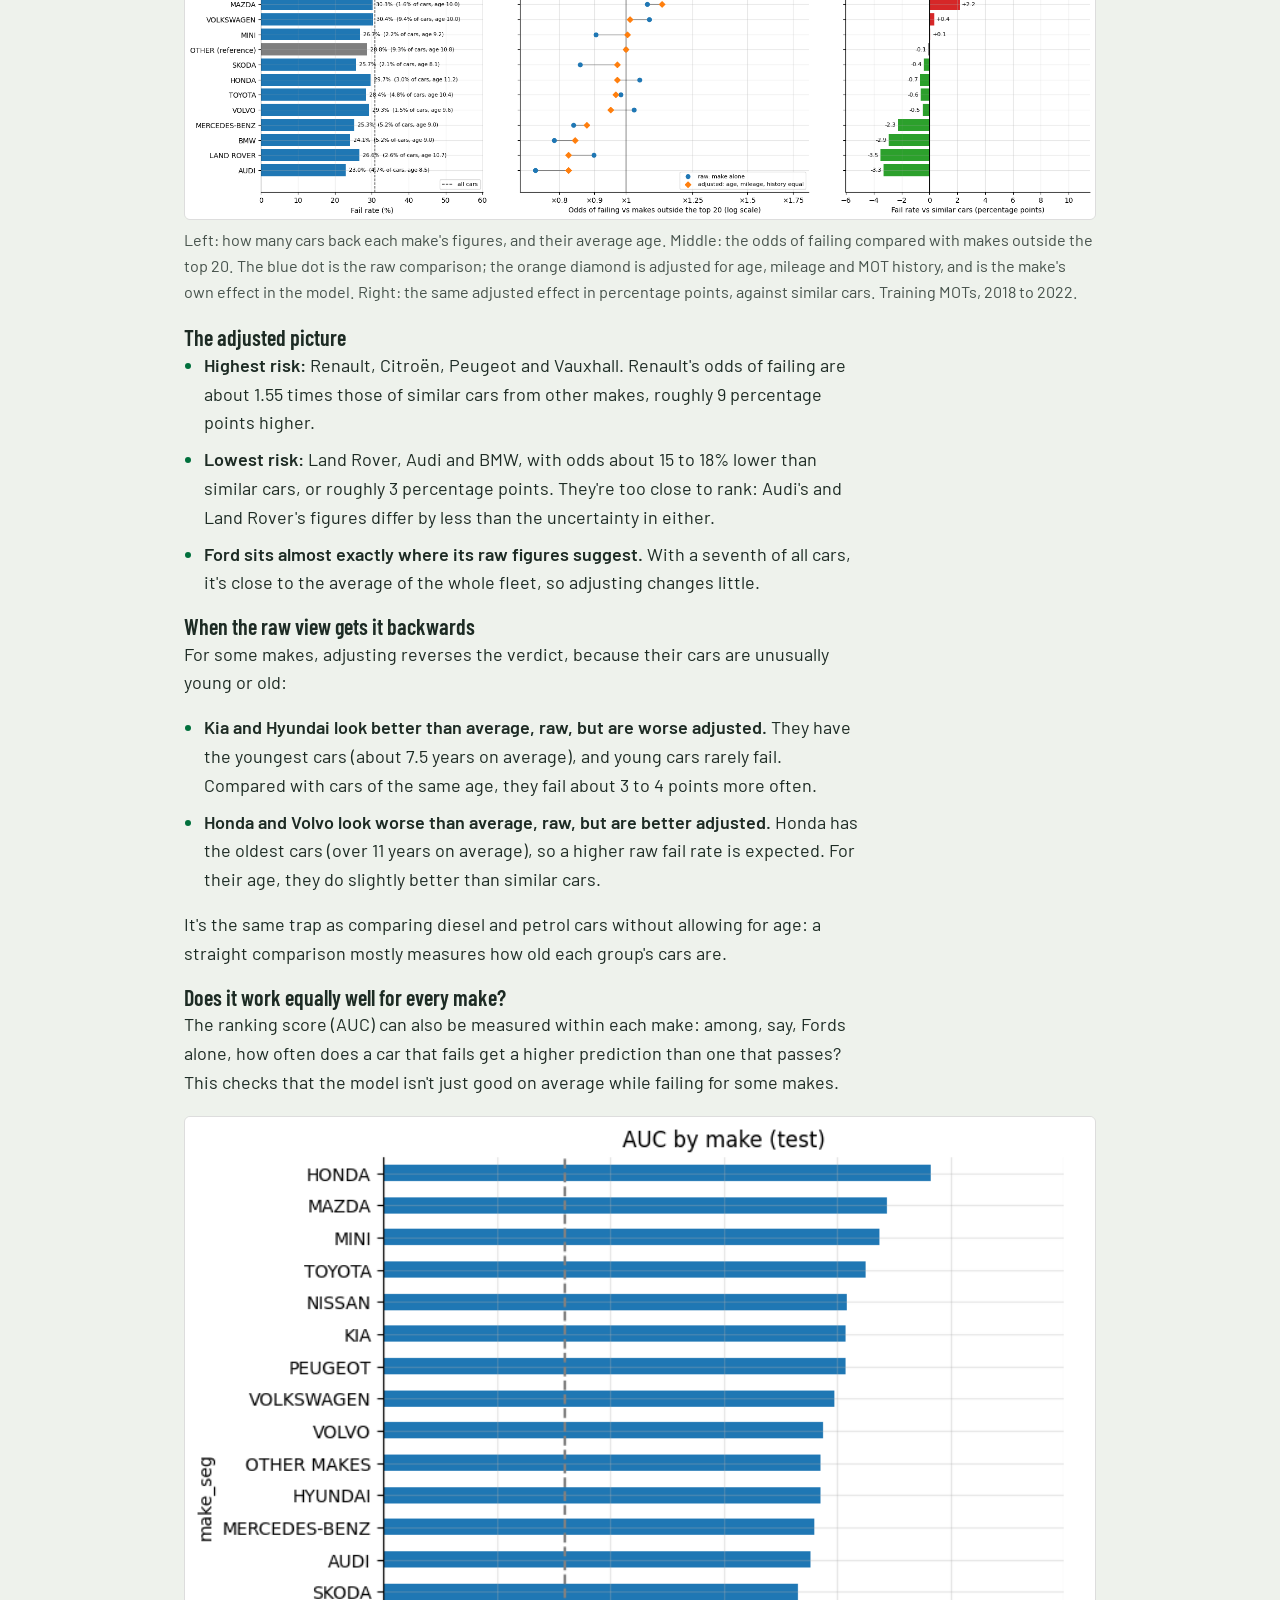
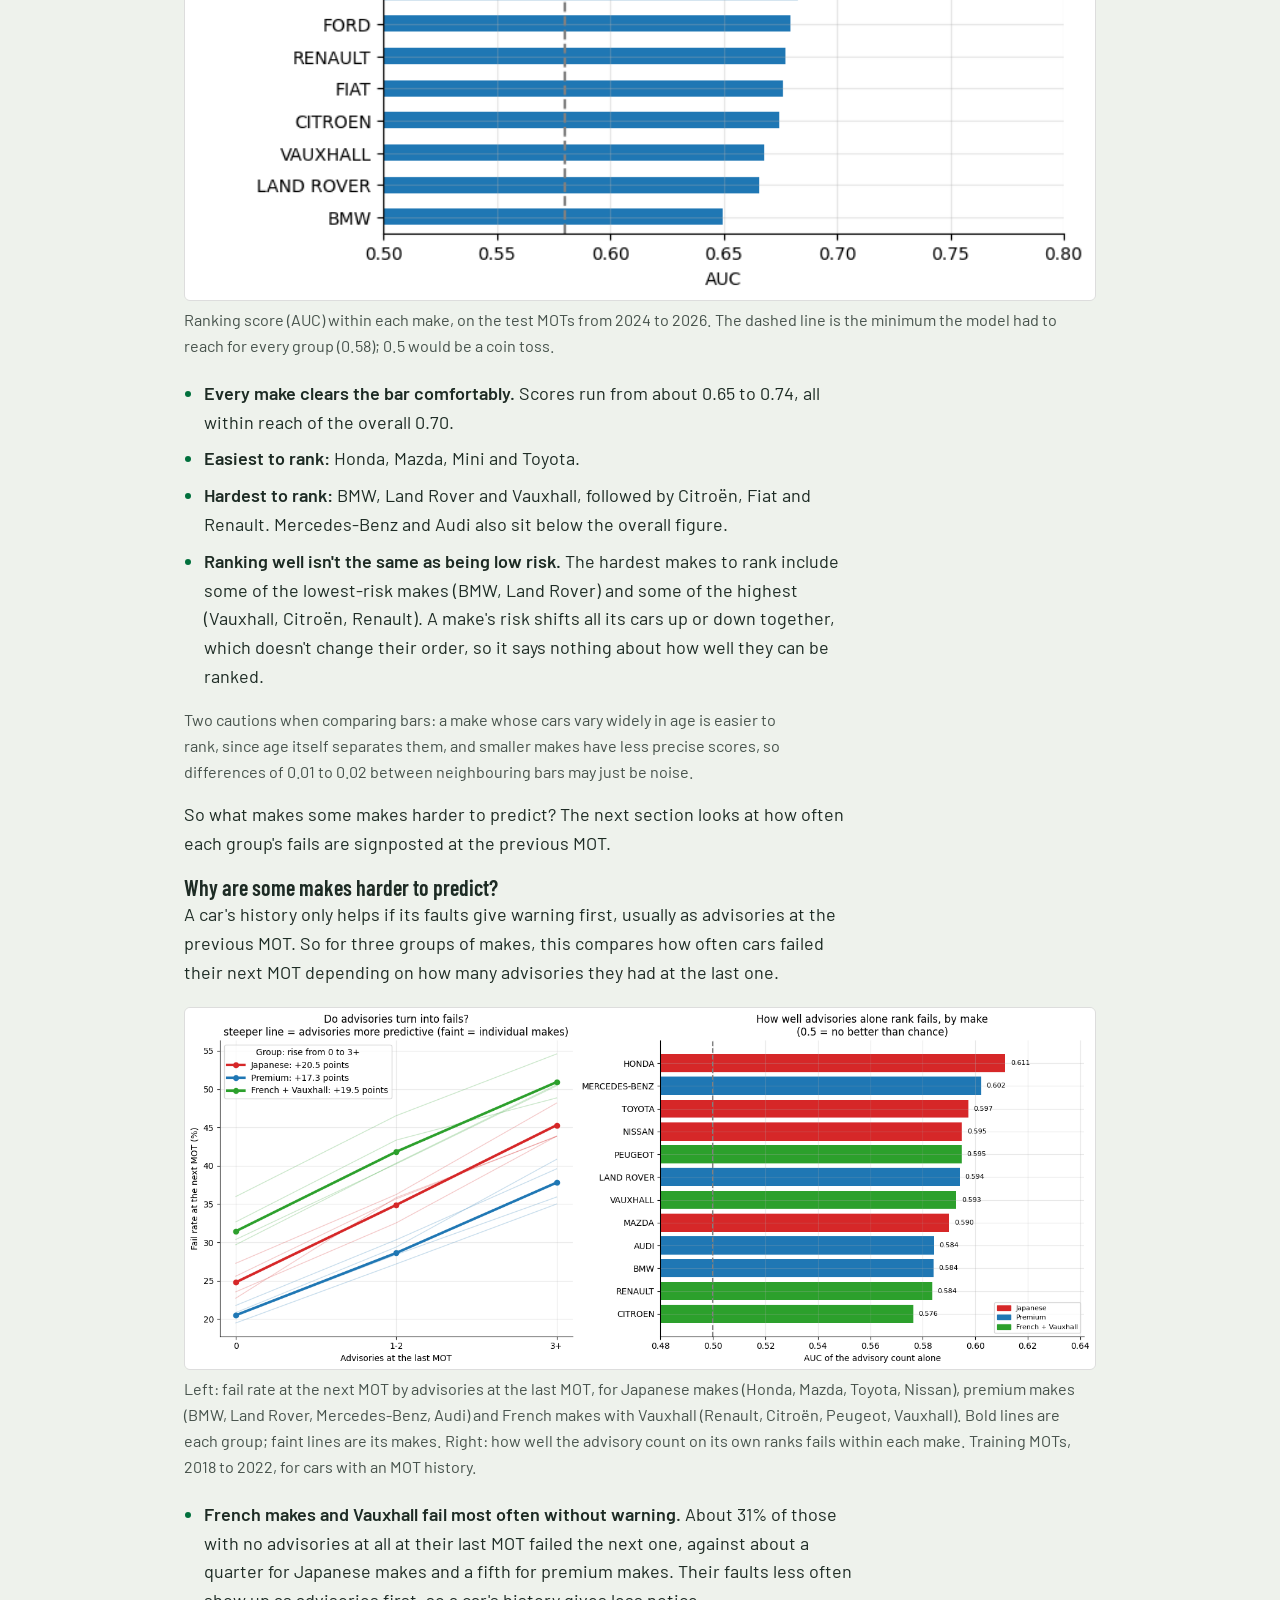
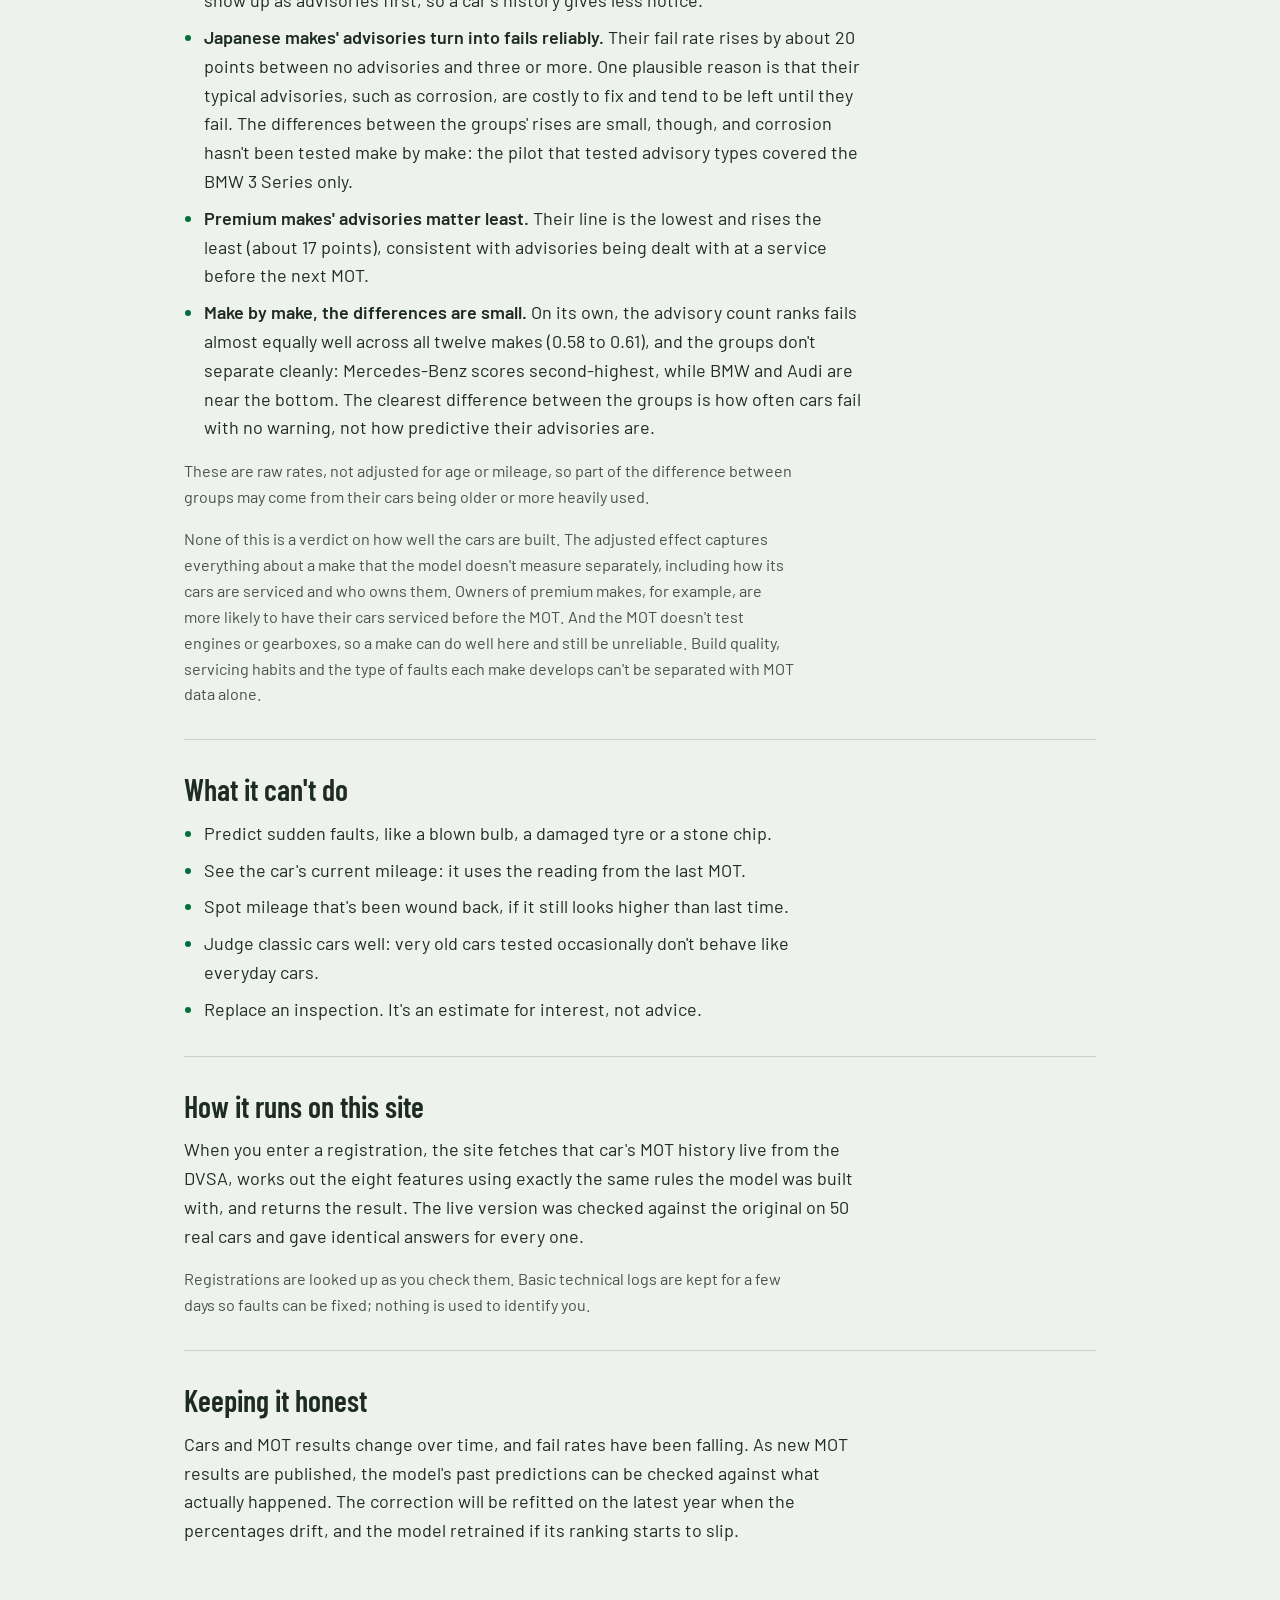
<file: failure-model.html>
<!DOCTYPE html>
<html lang="en">
<head>
  <meta charset="UTF-8">
  <meta name="viewport" content="width=device-width, initial-scale=1.0">
  <title>Failure Model</title>
  <link rel="stylesheet" href="style.css">
  <script src="nav.js" defer></script>
  <style>
    /* Page-only styles; everything else comes from style.css */
    .lead { font-size: 1.1rem; }
    .stats { display: grid; grid-template-columns: repeat(auto-fit, minmax(10rem, 1fr));
             gap: 0.75rem; margin: 1.25rem 0; }
    .stat { border: 1px solid #ccc; border-radius: 8px; padding: 0.75rem 1rem; }
    .stat .num { font-size: 1.6rem; font-weight: 700; display: block; line-height: 1.2; }
    .stat .what { font-size: 0.9em; opacity: 0.8; }
    .note { font-size: 0.9em; opacity: 0.8; }
    .cta { display: inline-block; margin: 0.5rem 0 1rem; padding: 0.5rem 1.1rem; border-radius: 6px;
           background: #111; color: #fff; text-decoration: none; font-weight: 600; }
    table.simple { border-collapse: collapse; width: 100%; margin: 0.75rem 0; }
    table.simple th, table.simple td { text-align: left; padding: 0.4rem 0.6rem;
                                       border-bottom: 1px solid #ddd; vertical-align: top; }
    figure { margin: 1.25rem 0; }
    figure img { display: block; width: 100%; height: auto; border: 1px solid #ddd; border-radius: 6px; }
    figcaption { font-size: 0.9em; opacity: 0.8; margin-top: 0.4rem; }
  </style>
</head>
<body>
  <header></header>

  <main>
    <h1>How the MOT failure model works</h1>
    <p class="lead">
      Enter a registration on <a href="check.html">Check your car</a> and the site estimates how
      likely the car is to fail its next MOT. This page explains what that estimate is based on,
      how it was tested, and where it falls short.
    </p>
    <a class="cta" href="check.html">Check your car</a>

    <section id="at-a-glance">
      <h2>At a glance</h2>
      <div class="stats">
        <div class="stat"><span class="num">8</span><span class="what">predictive features about each car's age, make and MOT history</span></div>
        <div class="stat"><span class="num">495,116</span><span class="what">MOT cycles the model was trained, validated and tested on</span></div>
        <div class="stat"><span class="num">0.70 AUC</span><span class="what">ranking score on MOTs it had never seen (0.5 is a coin toss)</span></div>
        <div class="stat"><span class="num">0.5 pts</span><span class="what">gap between the average predicted fail rate (28.9%) and the real fail rate (28.4%) on those MOTs</span></div>
      </div>
    </section>

    <section id="what-it-predicts">
      <h2>What it predicts</h2>
      <ul>
        <li>
          <strong>The question:</strong> the chance that a car or light van fails its next MOT,
          using only what is known before that test.
        </li>
        <li>
          <strong>The headline:</strong> a risk band comparing the car with others of the same
          age: <strong>Lower risk</strong>, <strong>Typical</strong> or <strong>Higher risk</strong>
          (see <a href="#risk-bands">how the risk band is set</a>).
        </li>
        <li>
          <strong>The bottom line:</strong> the estimated chance of failing, as a percentage.
        </li>
      </ul>
    </section>

    <section id="what-it-looks-at">
      <h2>What it looks at</h2>
      <p>Eight features, all taken from the car's public MOT record:</p>
      <table class="simple">
        <thead>
          <tr>
            <th>Feature</th>
            <th>Why it matters</th>
            <th>Coefficient<br><span class="note">log-odds, per SD</span></th>
            <th>Odds ratio<br><span class="note">× odds, per SD</span></th>
          </tr>
        </thead>
        <tbody>
          <tr><td>Failed MOTs in the last three years</td><td>The strongest signal: recent trouble tends to continue</td><td>+0.235</td><td>× 1.26</td></tr>
          <tr><td>Mileage at its last MOT</td><td>More miles, more wear</td><td>+0.192</td><td>× 1.21</td></tr>
          <tr><td>Failed MOTs in its whole history</td><td>A long-term track record, weighted less than recent fails</td><td>+0.146</td><td>× 1.16</td></tr>
          <tr><td>Advisories at its last MOT</td><td>Warnings about parts that are wearing out</td><td>+0.137</td><td>× 1.15</td></tr>
          <tr><td>Faults that failed it last time</td><td>A heavy fail suggests a car in worse shape</td><td>+0.100</td><td>× 1.11</td></tr>
          <tr><td>Age at the next MOT</td><td>Cars wear with age</td><td>+0.096</td><td>× 1.10</td></tr>
          <tr><td>Time since its last MOT</td><td>A long gap can mean a car that was off the road</td><td>+0.051</td><td>× 1.05</td></tr>
          <tr><td>Make</td><td>Some makes fail more often than others of the same age and history</td><td>−0.193 (Audi) to +0.438 (Renault)<br><span class="note">per make, vs all other makes</span></td><td>× 0.82 to × 1.55<br><span class="note">per make, vs all other makes</span></td></tr>
        </tbody>
      </table>
      <p class="note">
        "Per SD" means per standard deviation: a typical difference between two cars on that feature.
        For example, a car one standard deviation above average on recent fails has about 1.26
        times the odds of failing, all else being equal. Make is a yes/no feature, so its figures
        compare each make with all makes outside the top 20.
      </p>
    </section>

    <section id="how-it-learned">
      <h2>How it learned</h2>
      <h3>The data splits</h3>
      <p>
        The model was built from a sample of the DVSA's MOT records: 93,040 cars and vans and
        495,116 MOTs between May 2018 and February 2026. Motorcycles were left out, as they fail
        for different reasons.
      </p>
      <p>The data was split by date into three parts:</p>
      <ul>
        <li>
          20/05/2018 to 31/12/2022 for <strong>training</strong>, with 286,489 cycles,
        </li>
        <li>
          01/01/2023 to 31/12/2023 for <strong>validation</strong>, with 66,836 cycles,
        </li>
        <li>
          01/01/2024 to 04/02/2026 for <strong>testing</strong>, with 141,791 cycles.
        </li>
      </ul>

      <h3>How the eight features were chosen</h3>
      <p>
        The eight features weren't found on the first attempt. They're what survived a round of
        testing:
      </p>
      <ol>
        <li>
          <strong>Start with ideas about why cars fail.</strong> Recent fails tend to continue,
          miles mean wear, advisories warn of trouble ahead, a long gap between MOTs can mean
          neglect, and some makes fail more than others.
        </li>
        <li>
          <strong>Test them on one model first.</strong> A pilot on the BMW 3 Series tried around
          30 features, including advisory types such as corrosion, fuel type and the
          mileage at the test being predicted.
        </li>
        <li>
          <strong>Keep only what earns its place.</strong> Each candidate had to show a signal on
          its own, add something the others didn't already carry, stay stable over time, and be
          known before the MOT it predicts. Many fell away: advisory types added nothing beyond
          the advisory count, fuel type only seemed to matter because petrol cars were older,
          and the mileage at the test being predicted wasn't known beforehand.
        </li>
        <li>
          <strong>Keep the live version simple.</strong> The final set uses no free text, so the
          site can rebuild every feature reliably from the DVSA record.
        </li>
        <li>
          <strong>Check, then test once.</strong> The eight were checked for overlap, and every
          effect pointed the expected way. The model was then tested on later MOTs that played
          no part in any of these choices.
        </li>
      </ol>

      <h3>Each feature on its own</h3>
      <p>
        The charts below show each feature on its own, for the final model's data. They're a check
        that each one carries a signal, not how the features were picked: a feature can look strong
        alone and add nothing once the others are known, as fuel type did.
      </p>
      <figure>
        <img src="images/fail_r_univar.png"
             alt="Six bar charts of fail rate by group for age, all-time fails, recent fails, mileage, fail items and advisories. Each rises from left to right."
             loading="lazy">
        <figcaption>
          Fail rate by group for six of the features, on MOTs from 2018 to 2022. The grey bar is cars
          with no MOT history yet; the label on each bar is its share of all cars. Time since the
          last MOT isn't shown here, and make has its own section
          (<a href="#makes">what it says about makes</a>).
        </figcaption>
      </figure>
      <figure>
        <img src="images/volume_by_univariate.png"
             alt="Histograms of how many cars have each value of the seven numeric features, with the average and one standard deviation either side shaded."
             loading="lazy">
        <figcaption>
          How many cars have each value. The shaded band is one standard deviation either side of
          the average: the "typical difference" that the coefficients above are measured in.
        </figcaption>
      </figure>

      <h3>How the features relate to each other</h3>
      <p>
        Some features naturally move together: older cars have usually had more MOTs, so more chances
        to fail. The grid shows how strongly each pair of features rises and falls together, from
        &minus;1 (one always rises as the other falls) through 0 (unrelated) to +1 (they always
        rise together).
      </p>
      <figure>
        <img src="images/spearman.png"
             alt="A grid of correlations between the seven numeric features. The strongest pairs are failed MOTs in the whole history with failed MOTs in the last three years, and with age. Most other pairs are weak."
             loading="lazy">
        <figcaption>
          Spearman correlation between each pair of features, on training MOTs from 2018 to 2022, for
          cars with an MOT history. Spearman compares the order of values rather than the values
          themselves, so a few very high mileages or long gaps don't distort it.
        </figcaption>
      </figure>

      <h3>Checking the features don't repeat each other</h3>
      <p>
        If two features carry the same information, the model can't tell which one deserves the
        credit, and its weights become unreliable. The variance inflation factor (VIF) measures
        how well each feature can be predicted from all the others: 1 means it brings completely
        new information, and values above 5 are a warning sign.
      </p>
      <table class="simple">
        <thead>
          <tr><th>Feature</th><th>VIF</th><th>Reading</th></tr>
        </thead>
        <tbody>
          <tr><td>Failed MOTs in its whole history</td><td>3.33</td><td>Some overlap, with recent fails and age</td></tr>
          <tr><td>Failed MOTs in the last three years</td><td>2.54</td><td>Some overlap, with all-time fails</td></tr>
          <tr><td>Age at the next MOT</td><td>1.87</td><td>Mild overlap</td></tr>
          <tr><td>Faults that failed it last time</td><td>1.48</td><td>Mostly its own information</td></tr>
          <tr><td>Mileage at its last MOT</td><td>1.43</td><td>Mostly its own information</td></tr>
          <tr><td>Advisories at its last MOT</td><td>1.13</td><td>Almost entirely its own information</td></tr>
          <tr><td>Time since its last MOT</td><td>1.05</td><td>Almost entirely its own information</td></tr>
        </tbody>
      </table>
      <p class="note">
        All seven are below 5, so every feature earns its place. Make isn't included: it's split into
        separate yes/no columns, one per make, which VIF can't measure fairly. Calculated on the
        training MOTs (2018 to 2022), for cars with an MOT history.
      </p>
    </section>

    <section id="how-well-it-works">
      <h2>How well it works</h2>

      <h3>Ranking cars by risk</h3>
      <p>
        Pick one car that failed and one that passed: about 70% of the time, the model gave the
        failing car the higher score. Age alone manages about 65%. That's a real improvement,
        though not a crystal ball: many fails come from faults that appear suddenly.
      </p>
      <figure>
        <img src="images/auc.png"
             alt="Left: overlapping distributions of predicted fail chances for cars that passed and cars that failed, with failing cars shifted higher. Right: ROC curves for the model and for age alone, with the model's curve higher, against a dashed diagonal for a coin toss."
             loading="lazy">
        <figcaption>
          Left: the model's predictions for cars that went on to pass and to fail. Failing cars
          tend to get higher predictions, but the two groups overlap, which is why no model
          can sort them perfectly.
          Right: the ROC curve. Moving a cut-off from high to low, it plots how many failing cars
          get flagged against how many passing cars are wrongly flagged along the way. The
          further the curve bows towards the top left, the better; the area under it is the AUC.
        </figcaption>
      </figure>

      <h3>Getting the percentages right</h3>
      <p>
        A good ranking isn't enough when the site shows a percentage: if it says 30%, about 30%
        of such cars should fail. That's harder than it sounds, because the MOT fail rate isn't
        fixed. In this data it fell from over 34% in 2018 to about 28% by 2024, with the steepest
        drop by 2020 and a slow decline since. A model learns the level of risk from the years
        it's trained on, so one trained on 2018 to 2022, when the average was 30.8%, expects too
        many fails in later years. This is known as <strong>drift</strong>.
      </p>
      <figure>
        <img src="images/model_drift_fr_byyear.png"
             alt="Line chart of MOT fail rate by year, falling from over 34% in 2018 to about 30% in 2020 and 28% by 2024, then levelling off. Shaded bands mark the training years 2018 to 2022 (average 30.8%), validation year 2023 (28.6%) and test years 2024 to February 2026 (28.4%)."
             loading="lazy">
        <figcaption>
          MOT fail rate by year. The model learned from the first band, its correction was fitted
          on the second, and it was tested on the third. 2018 covers tests from 20 May only, and
          2026 covers January and February only.
        </figcaption>
      </figure>
      <p>
        <strong>The fix: a small correction fitted on a more recent year.</strong> Rather than
        retrain the whole model, its scores are adjusted using the 2023 results, a method
        called Platt scaling. It learns two numbers: one that shifts every prediction (here, down
        slightly, to match the lower fail rate) and one that stretches or squeezes them (here,
        almost unchanged). The ranking of cars stays exactly the same; only the percentages move.
      </p>
      <p>
        <strong>Why a correction was enough.</strong> The model's ability to rank cars barely
        changed across the years (a ranking score of 0.70 in both 2023 and 2024 to 2026). What
        changed was the overall level of fails, not which cars fail. That's the kind of drift a
        simple correction can fix. If the ranking itself started to slip, the model would need
        retraining instead.
      </p>
      <p class="note">
        Why fail rates fell isn't something this data can say for certain. Possible reasons
        include newer cars making up more of the fleet, garages fixing more faults before the
        test, and changes in testing after the May 2018 rule changes and the 2020 pandemic, when
        many MOTs were postponed.
      </p>

      <h3>Did the correction work?</h3>
      <p>
        On the test MOTs from 2024 to 2026, which the correction never saw, it closed most of the
        gap between predicted and actual fail rates, and every range of predictions stayed within
        a few points of reality.
      </p>
      <figure>
        <img src="images/cali-brate.png"
             alt="Two calibration charts. Each plots predicted against actual fail rate for ten groups of cars, with a diagonal line for perfect agreement. After correction, the model's line follows the diagonal closely, from about 12% to 60%. The age-only lookup covers a narrower range, and without correction sits below the line."
             loading="lazy">
        <figcaption>
          Predicted against actual fail rate, with cars sorted into ten equal groups by their
          prediction. Points on the dotted diagonal are exactly right. Left: the 2023 data the
          correction was fitted on. Right: the test MOTs from 2024 to 2026, which played no part
          in building or correcting either model.
        </figcaption>
      </figure>
      <table class="simple">
        <thead>
          <tr>
            <th>Test MOTs, 2024 to Feb 2026</th>
            <th>AUC<br><span class="note">ranking, 0.5 to 1</span></th>
            <th>Average predicted<br><span class="note">%</span></th>
            <th>Actual<br><span class="note">%</span></th>
            <th>Average gap<br><span class="note">predicted − actual, points</span></th>
            <th>Typical group gap<br><span class="note">points, across ten groups</span></th>
            <th>Predicted range<br><span class="note">%, lowest to highest group</span></th>
          </tr>
        </thead>
        <tbody>
          <tr><td>Model, before correction</td><td>0.699</td><td>31.2</td><td>28.4</td><td>+2.8</td><td>2.8</td><td>13 to 64</td></tr>
          <tr><td><strong>Model, after correction</strong></td><td><strong>0.699</strong></td><td><strong>28.9</strong></td><td><strong>28.4</strong></td><td><strong>+0.5</strong></td><td><strong>1.4</strong></td><td><strong>12 to 61</strong></td></tr>
          <tr><td>Age only, before correction</td><td>0.648</td><td>32.9</td><td>28.4</td><td>+4.5</td><td>4.5</td><td>15 to 48</td></tr>
          <tr><td>Age only, after correction</td><td>0.648</td><td>29.5</td><td>28.4</td><td>+1.1</td><td>1.5</td><td>13 to 44</td></tr>
        </tbody>
      </table>
      <p class="note">
        The correction never changes the ranking, so each pair shares the same AUC. Once both are
        corrected, the model and age alone are similarly accurate on average, but the model
        spreads cars much further apart: its riskiest group averages about 61% against 44% for
        age alone. That's how it picks out genuinely high-risk cars, and why it ranks them better.
        The row in bold is the version the site uses.
      </p>
    </section>

    <section id="risk-bands">
      <h2>How the risk band is set</h2>
      <p>
        The band isn't based on a fixed percentage. Each car's predicted chance of failing is
        compared with cars of the <strong>same age</strong>: the lowest 40% are Lower risk, the
        highest 20% are Higher risk, and the rest are Typical. The cut-offs come from a recent
        year of MOTs (2023), set separately for each year of age.
      </p>
      <figure>
        <img src="images/fail_by_age_bands.png"
             alt="Left: dots for individual cars, plotted by age and predicted chance of failing, coloured green, grey or red by risk band, with two short black cut-off lines at each age that rise as cars get older. Right: actual fail rate for each band by age, with the red Higher risk line above the grey Typical line, and the grey above the green Lower risk line, at every age."
             loading="lazy">
        <figcaption>
          Left: a sample of test cars by age and predicted chance of failing. The two black lines
          at each age are that age's cut-offs: below the lower line is Lower risk, above the upper
          line is Higher risk. The cut-offs rise with age, so the same chance can be Higher risk
          for a young car and Lower risk for an old one.
          Right: how often cars in each band actually failed, age by age, on the test MOTs from
          2024 to 2026. Higher-risk cars fail more than lower-risk cars of the same age, all the
          way through.
        </figcaption>
      </figure>
      <p class="note">
        Because the cut-offs were set on 2023 MOTs, the split in later years is close to, but not
        exactly, 40/40/20: on the test MOTs it was 42% Lower, 39% Typical and 18% Higher, as cars
        in later years were slightly lower risk overall.
      </p>
    </section>

    <section id="makes">
      <h2>What it says about makes</h2>
      <p>
        Some makes fail more often than others. But makes also differ in how old and well used
        their cars are, and age and mileage drive fails too. So each make is compared two ways:
        <strong>raw</strong> (its cars as they are) and <strong>adjusted</strong> (against
        cars of the same age, mileage and MOT history).
      </p>

      <h3>How much data each make has</h3>
      <p>
        The model treats the 20 most common makes individually, and groups every other make
        together as a single reference group that the 20 are compared against. Each make's
        figures are only as reliable as the number of cars behind them.
      </p>
      <figure>
        <img src="images/volume-by-make.png"
             alt="Horizontal bar chart of training MOTs by make. Ford has the most, at 14.6%, followed by Vauxhall at 10.3% and Volkswagen at 9.4%. All other makes together, the reference group, make up 9.3%. The smallest of the 20 named makes are Mazda at 1.6% and Volvo at 1.5%."
             loading="lazy">
        <figcaption>
          Share of training MOTs (2018 to 2022) for the 20 most common makes, with all other makes
          combined into the reference group (grey). Labels show each make's share of all
          training MOTs.
        </figcaption>
      </figure>
      <ul>
        <li>
          <strong>Three makes make up a third of the data.</strong> Ford (14.6%), Vauxhall
          (10.3%) and Volkswagen (9.4%) together account for over a third of all training MOTs,
          so their figures are the most precise.
        </li>
        <li>
          <strong>Even the smallest named makes have thousands of MOTs.</strong> Mazda (1.6%)
          and Volvo (1.5%) each still have over 4,000, enough for a reliable estimate, though
          less precise than Ford's.
        </li>
        <li>
          <strong>The reference group is large enough to compare against.</strong> All other
          makes together account for 9.3% of MOTs, about the size of Volkswagen, so every make's
          comparison rests on a solid baseline.
        </li>
      </ul>
      <p class="note">
        Makes outside the top 20 aren't ignored: the model still predicts for them, using their
        age, mileage and MOT history, with the reference group's make effect. It just doesn't
        estimate a separate effect for each, since many have too few cars to do so reliably.
      </p>

      <h3>Raw and adjusted</h3>
      <figure>
        <img src="images/adj_fr_makes.png"
             alt="Three side-by-side charts for the 20 most common makes and all other makes, sorted from highest to lowest adjusted risk. Left: each make's share of cars and their average age. Middle: odds of failing compared with makes outside the top 20, raw and adjusted, on a log scale. Right: how many percentage points more or less often each make fails than similar cars. Renault, Citroën, Peugeot and Vauxhall are at the top; Land Rover, Audi and BMW at the bottom."
             loading="lazy">
        <figcaption>
          Left: how many cars back each make's figures, and their average age. Middle: the odds of
          failing compared with makes outside the top 20. The blue dot is the raw comparison; the
          orange diamond is adjusted for age, mileage and MOT history, and is the make's own
          effect in the model. Right: the same adjusted effect in percentage points, against
          similar cars. Training MOTs, 2018 to 2022.
        </figcaption>
      </figure>

      <h3>The adjusted picture</h3>
      <ul>
        <li>
          <strong>Highest risk:</strong> Renault, Citroën, Peugeot and Vauxhall. Renault's odds
          of failing are about 1.55 times those of similar cars from other makes, roughly 9
          percentage points higher.
        </li>
        <li>
          <strong>Lowest risk:</strong> Land Rover, Audi and BMW, with odds about 15 to 18%
          lower than similar cars, or roughly 3 percentage points. They're too close to rank:
          Audi's and Land Rover's figures differ by less than the uncertainty in either.
        </li>
        <li>
          <strong>Ford sits almost exactly where its raw figures suggest.</strong> With a seventh
          of all cars, it's close to the average of the whole fleet, so adjusting changes little.
        </li>
      </ul>

      <h3>When the raw view gets it backwards</h3>
      <p>
        For some makes, adjusting reverses the verdict, because their cars are unusually young
        or old:
      </p>
      <ul>
        <li>
          <strong>Kia and Hyundai look better than average, raw, but are worse adjusted.</strong>
          They have the youngest cars (about 7.5 years on average), and young cars rarely fail.
          Compared with cars of the same age, they fail about 3 to 4 points more often.
        </li>
        <li>
          <strong>Honda and Volvo look worse than average, raw, but are better adjusted.</strong>
          Honda has the oldest cars (over 11 years on average), so a higher raw fail rate is
          expected. For their age, they do slightly better than similar cars.
        </li>
      </ul>
      <p>
        It's the same trap as comparing diesel and petrol cars without allowing for age: a
        straight comparison mostly measures how old each group's cars are.
      </p>

      <h3>Does it work equally well for every make?</h3>
      <p>
        The ranking score (AUC) can also be measured within each make: among, say, Fords alone,
        how often does a car that fails get a higher prediction than one that passes? This
        checks that the model isn't just good on average while failing for some makes.
      </p>
      <figure>
        <img src="images/indiv_car_auc.png"
             alt="Horizontal bar chart of the ranking score (AUC) for each of the 20 most common makes and all other makes, on the test MOTs. Every bar clears the dashed minimum line at 0.58. Honda is highest at about 0.74, followed by Mazda, Mini and Toyota; BMW is lowest at about 0.65, with Land Rover and Vauxhall just above."
             loading="lazy">
        <figcaption>
          Ranking score (AUC) within each make, on the test MOTs from 2024 to 2026. The dashed
          line is the minimum the model had to reach for every group (0.58); 0.5 would be a coin
          toss.
        </figcaption>
      </figure>
      <ul>
        <li>
          <strong>Every make clears the bar comfortably.</strong> Scores run from about 0.65 to
          0.74, all within reach of the overall 0.70.
        </li>
        <li>
          <strong>Easiest to rank:</strong> Honda, Mazda, Mini and Toyota.
        </li>
        <li>
          <strong>Hardest to rank:</strong> BMW, Land Rover and Vauxhall, followed by Citroën,
          Fiat and Renault. Mercedes-Benz and Audi also sit below the overall figure.
        </li>
        <li>
          <strong>Ranking well isn't the same as being low risk.</strong> The hardest makes to
          rank include some of the lowest-risk makes (BMW, Land Rover) and some of the highest
          (Vauxhall, Citroën, Renault). A make's risk shifts all its cars up or down together,
          which doesn't change their order, so it says nothing about how well they can be ranked.
        </li>
      </ul>
      <p class="note">
        Two cautions when comparing bars: a make whose cars vary widely in age is easier to rank,
        since age itself separates them, and smaller makes have less precise scores, so
        differences of 0.01 to 0.02 between neighbouring bars may just be noise.
      </p>
      <p>
        So what makes some makes harder to predict? The next section looks at how often each
        group's fails are signposted at the previous MOT.
      </p>


      <h3>Why are some makes harder to predict?</h3>
      <p>
        A car's history only helps if its faults give warning first, usually as advisories at the
        previous MOT. So for three groups of makes, this compares how often cars failed their
        next MOT depending on how many advisories they had at the last one.
      </p>
      <figure>
        <img src="images/makes_breakdown_bands.png"
             alt="Left: fail rate at the next MOT against advisories at the last MOT (0, 1 to 2, 3 or more) for three groups of makes. French makes and Vauxhall have the highest fail rates at every level, about 31% even with no advisories, against about 25% for Japanese makes and 20% for premium makes; all three lines rise by 17 to 21 points. Right: how well the advisory count alone ranks fails for each make, ranging from 0.58 for Citroën to 0.61 for Honda, with the groups mixed together."
             loading="lazy">
        <figcaption>
          Left: fail rate at the next MOT by advisories at the last MOT, for Japanese makes
          (Honda, Mazda, Toyota, Nissan), premium makes (BMW, Land Rover, Mercedes-Benz, Audi)
          and French makes with Vauxhall (Renault, Citroën, Peugeot, Vauxhall). Bold lines are
          each group; faint lines are its makes. Right: how well the advisory count on its own
          ranks fails within each make. Training MOTs, 2018 to 2022, for cars with an MOT history.
        </figcaption>
      </figure>
      <ul>
        <li>
          <strong>French makes and Vauxhall fail most often without warning.</strong> About 31%
          of those with no advisories at all at their last MOT failed the next one, against
          about a quarter for Japanese makes and a fifth for premium makes. Their faults less
          often show up as advisories first, so a car's history gives less notice.
        </li>
        <li>
          <strong>Japanese makes' advisories turn into fails reliably.</strong> Their fail rate
          rises by about 20 points between no advisories and three or more. One plausible reason
          is that their typical advisories, such as corrosion, are costly to fix and tend to be
          left until they fail. The differences between the groups' rises are small, though, and
          corrosion hasn't been tested make by make: the pilot that tested advisory types covered
          the BMW 3 Series only.
        </li>
        <li>
          <strong>Premium makes' advisories matter least.</strong> Their line is the lowest and
          rises the least (about 17 points), consistent with advisories being dealt with at a
          service before the next MOT.
        </li>
        <li>
          <strong>Make by make, the differences are small.</strong> On its own, the advisory
          count ranks fails almost equally well across all twelve makes (0.58 to 0.61), and the
          groups don't separate cleanly: Mercedes-Benz scores second-highest, while BMW and Audi
          are near the bottom. The clearest difference between the groups is how often cars fail
          with no warning, not how predictive their advisories are.
        </li>
      </ul>
      <p class="note">
        These are raw rates, not adjusted for age or mileage, so part of the difference between
        groups may come from their cars being older or more heavily used.
      </p>

      <p class="note">
        None of this is a verdict on how well the cars are built. The adjusted effect captures
        everything about a make that the model doesn't measure separately, including how its
        cars are serviced and who owns them. Owners of premium makes, for example, are more
        likely to have their cars serviced before the MOT. And the MOT doesn't test engines or
        gearboxes, so a make can do well here and still be unreliable. Build quality, servicing
        habits and the type of faults each make develops can't be separated with MOT data alone.
      </p>
    </section>

    <section id="limits">
      <h2>What it can't do</h2>
      <ul>
        <li>Predict sudden faults, like a blown bulb, a damaged tyre or a stone chip.</li>
        <li>See the car's current mileage: it uses the reading from the last MOT.</li>
        <li>Spot mileage that's been wound back, if it still looks higher than last time.</li>
        <li>Judge classic cars well: very old cars tested occasionally don't behave like everyday cars.</li>
        <li>Replace an inspection. It's an estimate for interest, not advice.</li>
      </ul>
    </section>

    <section id="how-it-runs">
      <h2>How it runs on this site</h2>
      <p>
        When you enter a registration, the site fetches that car's MOT history live from the
        DVSA, works out the eight features using exactly the same rules the model was built with,
        and returns the result. The live version was checked against the original on 50 real
        cars and gave identical answers for every one.
      </p>
      <p class="note">
        Registrations are looked up as you check them. Basic technical logs are kept for a few
        days so faults can be fixed; nothing is used to identify you.
      </p>
    </section>

    <section id="keeping-it-honest">
      <h2>Keeping it honest</h2>
      <p>
        Cars and MOT results change over time, and fail rates have been falling. As new MOT
        results are published, the model's past predictions can be checked against what actually
        happened. The correction will be refitted on the latest year when the percentages drift,
        and the model retrained if its ranking starts to slip.
      </p>
    </section>
  </main>

  <footer></footer>
</body>
</html>
</file>
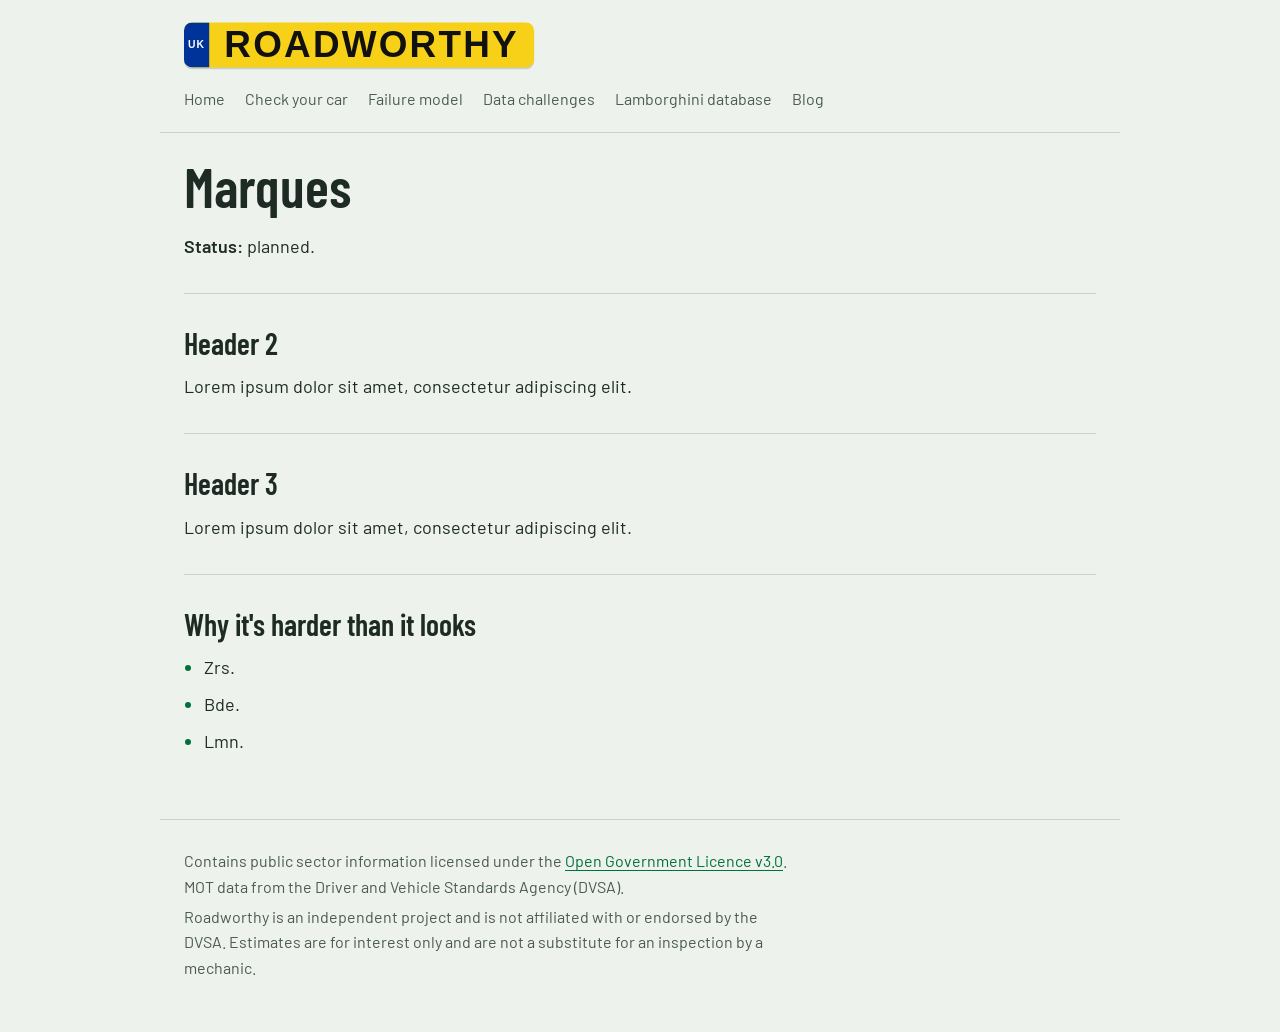
<file: marques.html>
<!DOCTYPE html>
<html lang="en">
<head>
  <meta charset="UTF-8">
  <meta name="viewport" content="width=device-width, initial-scale=1.0">
  <title>Marques</title>
  <link rel="stylesheet" href="style.css">
  <script src="nav.js" defer></script>
</head>
<body>
  <header>

  </header>

  <main>
    <h1>Marques</h1>
    <p><strong>Status:</strong> planned. </p>

    <section>
      <h2>Header 2</h2>
      <p>Lorem ipsum dolor sit amet, consectetur adipiscing elit.</p>
    </section>

    <section>
      <h2>Header 3</h2>
      <p>Lorem ipsum dolor sit amet, consectetur adipiscing elit.</p>

    </section>

    <section>
      <h2>Why it's harder than it looks</h2>
      <ul>
        <li>Zrs.</li>
        <li>Bde.</li>
        <li>Lmn.</li>
      </ul>
    </section>
        
  </main>

  <footer>
    <p>Data: DVSA MOT History.</p>
  </footer>
</body>
</html>
</file>
<file: style.css>
/* =========================================================
   Roadworthy site styles (shared by every page)
   Palette from the MOT world: certificate paper, dark green
   ink, GOV.UK green for "live", number-plate yellow used once.
   ========================================================= */
@import url("https://fonts.googleapis.com/css2?family=Barlow:ital,wght@0,400;0,500;0,600;1,400&family=Barlow+Condensed:wght@500;600;700&display=swap");

:root {
  --paper:   #EEF2EC;
  --card:    #F8FAF6;
  --ink:     #1D2B24;
  --ink-2:   #4A5A51;
  --rule:    #C9D3CB;
  --green:   #00703C;
  --amber:   #A15C00;
  --plate:   #F7D117;
  --uk-blue: #003399;

  --display: "Barlow Condensed", "Arial Narrow", Arial, sans-serif;
  --body:    "Barlow", "Helvetica Neue", Arial, sans-serif;
  --mono:    ui-monospace, "SF Mono", Menlo, Consolas, monospace;

  --page:    60rem;
  --measure: 68ch;
  color-scheme: light;
}

* { box-sizing: border-box; }
html { -webkit-text-size-adjust: 100%; }

body {
  margin: 0;
  background: var(--paper);
  color: var(--ink);
  font-family: var(--body);
  font-size: 1.125rem;
  line-height: 1.6;
}

header, main, footer {
  max-width: var(--page);
  margin: 0 auto;
  padding-left: 1.5rem;
  padding-right: 1.5rem;
}

a { color: var(--green); text-underline-offset: 0.2em; }
a:hover { color: var(--ink); }
:focus-visible { outline: 3px solid var(--uk-blue); outline-offset: 3px; }

/* ---------- Header and nav (filled in by nav.js) ---------- */
header {
  display: flex;
  flex-wrap: wrap;
  align-items: center;
  justify-content: space-between;
  gap: 0.9rem 2.25rem;
  padding-top: 1.25rem;
  padding-bottom: 1rem;
  border-bottom: 1px solid var(--rule);
}
header .brand {
  display: flex;
  align-items: center;
  align-self: stretch;
}
header .plate {
  transform: scale(0.9);
  transform-origin: left center;
  margin-top: 0;
  align-self: center;
}
header .site {
  font-family: var(--display);
  font-weight: 700;
  font-size: 1.375rem;
  letter-spacing: 0.03em;
  color: var(--ink);
  text-decoration: none;
}
header nav {
  display: flex;
  flex-wrap: wrap;
  gap: 0.25rem 1.25rem;
  font-size: 1rem;
}
header nav a {
  color: var(--ink-2);
  text-decoration: none;
  padding: 0.15rem 0;
  border-bottom: 2px solid transparent;
}
header nav a:hover {
  color: var(--ink);
  border-bottom-color: var(--rule);
}
header nav a[aria-current="page"] {
  color: var(--ink);
  border-bottom-color: var(--green);
}

@media (max-width: 40rem) {
  header {
    align-items: flex-start;
    gap: 0.5rem 1rem;
    padding-top: 0.75rem;
    padding-bottom: 0.75rem;
  }
  header .brand {
    width: 100%;
    display: flex;
    justify-content: center;
  }
  header .plate {
    transform: scale(0.88);
    transform-origin: center;
  }
  header nav {
    display: grid;
    grid-template-columns: repeat(2, minmax(0, 1fr));
    width: 100%;
    gap: 0.4rem;
    padding: 0.35rem 0 0;
  }
  header nav a {
    display: block;
    text-align: center;
    padding: 0.45rem 0.5rem;
    border: 1px solid var(--rule);
    border-radius: 999px;
    background: rgba(255,255,255,0.22);
    white-space: normal;
    line-height: 1.2;
    font-size: 0.92rem;
  }
  header nav a[aria-current="page"] {
    border-color: var(--green);
    background: rgba(0, 112, 60, 0.08);
  }
}

/* ---------- Type ---------- */
main { padding-top: 1.5rem; padding-bottom: 3rem; }

h1, h2, h3 { font-family: var(--display); color: var(--ink); }
h1 {
  margin: 0 0 1rem;
  font-weight: 600;
  font-size: clamp(2.25rem, 6vw, 3.5rem);
  line-height: 1.05;
  max-width: 24ch;
}
h2 {
  margin: 0 0 0.75rem;
  font-weight: 600;
  font-size: 1.875rem;
  line-height: 1.15;
  max-width: 32ch;
}
h3 { margin: 0; font-weight: 600; font-size: 1.375rem; line-height: 1.2; }

#about h3 {
  margin-top: 1.5rem;
  margin-bottom: 0.5rem;
}

#about h3 + p {
  margin-top: 0.25rem;
}

.about-links {
  margin-top: 0.25rem;
  margin-bottom: 0.5rem;
}

p, ul, ol { max-width: var(--measure); }
p { margin: 0 0 1rem; }
ul, ol { padding-left: 1.25rem; margin: 0 0 1rem; }
li { margin-bottom: 0.5rem; }
li::marker { color: var(--green); }
strong { font-weight: 600; }

code {
  font-family: var(--mono);
  font-size: 0.875em;
  background: var(--card);
  border: 1px solid var(--rule);
  border-radius: 3px;
  padding: 0.05em 0.3em;
}

main > section {
  padding-top: 2rem;
  margin-top: 2rem;
  border-top: 1px solid var(--rule);
}

/* ---------- Tables (SQL results) ---------- */
table {
  border-collapse: collapse;
  width: 100%;
  margin: 1rem 0;
  font-size: 1rem;
  background: var(--card);
}
th, td {
  border-bottom: 1px solid var(--rule);
  padding: 0.5rem 0.75rem;
  text-align: left;
  vertical-align: top;
}
th {
  font-family: var(--display);
  font-weight: 600;
  font-size: 1.0625rem;
  background: var(--ink);
  color: var(--paper);
  border-bottom: 0;
}
tbody tr:nth-child(even) td { background: rgba(0, 112, 60, 0.04); }

/* ---------- SQL console ---------- */
textarea {
  display: block;
  width: 100%;
  margin-top: 1rem;
  padding: 1rem 1.25rem;
  font-family: var(--mono);
  font-size: 0.95rem;
  line-height: 1.5;
  color: var(--ink);
  background: var(--card);
  border: 1px solid var(--rule);
  border-left: 4px solid var(--green);
  border-radius: 4px;
  resize: vertical;
}
textarea:focus { outline: none; border-color: var(--green); }
textarea:focus-visible { outline: 3px solid var(--uk-blue); outline-offset: 2px; }

button {
  font-family: var(--display);
  font-weight: 600;
  font-size: 1.125rem;
  letter-spacing: 0.02em;
  color: #fff;
  background: var(--green);
  border: 0;
  border-radius: 4px;
  padding: 0.45rem 1.1rem;
  cursor: pointer;
}
button:hover { background: #005a30; }
button:disabled { background: var(--rule); color: var(--ink-2); cursor: progress; }
#status { margin-left: 0.75rem; color: var(--ink-2); font-size: 1rem; }

#results { overflow-x: auto; max-height: 70vh; overflow-y: auto; }
#results table { margin-top: 0.5rem; white-space: nowrap; }
#results th { position: sticky; top: 0; }

/* ---------- Images and charts ---------- */
.hero-img {
  display: block;
  width: 100%;
  max-width: 900px;
  height: auto;
  border-radius: 6px;
  margin: 1.5rem 0;
}
.chart-wrap {
  background: var(--card);
  border: 1px solid var(--rule);
  border-radius: 6px;
  padding: 1rem;
}
.chart-caption { color: var(--ink-2); }

/* ---------- Footer ---------- */
footer {
  padding-top: 1.5rem;
  padding-bottom: 3rem;
  border-top: 1px solid var(--rule);
  color: var(--ink-2);
  font-size: 1rem;
}
footer p { margin: 0.25rem 0; }
footer:empty { display: none; }

/* =========================================================
   Home page only
   ========================================================= */
.hero { padding: 0.6rem 0 0.6rem; }

.plate {
  display: inline-flex;
  align-items: stretch;
  background: var(--plate);
  border: none;
  border-radius: 9px;
  box-shadow: 0 2px 0 rgba(29, 43, 36, 0.18);
  overflow: hidden;
  max-width: 100%;
  height: 3.1rem;
}
.plate .band {
  background: var(--uk-blue);
  color: #fff;
  width: 2.4em;
  min-width: 2.4em;
  display: flex;
  align-items: center;
  justify-content: center;
  font-family: "Arial Narrow", "Segoe UI Condensed", Arial, sans-serif;
  font-weight: 700;
  font-size: clamp(0.56rem, 1vw, 0.72rem);
  letter-spacing: 0.08em;
  line-height: 1;
  padding: 0 0.1em;
}
.plate .word,
.plate h1 {
  margin: 0;
  max-width: none;
  display: flex;
  align-items: center;
  justify-content: center;
  padding: 0 0.42em;
  font-family: "Arial Narrow", "Segoe UI Condensed", Arial, sans-serif;
  font-weight: 700;
  font-size: clamp(1.45rem, 3.2vw, 2.7rem);
  line-height: 1;
  letter-spacing: 0.06em;
  color: #111;
  white-space: nowrap;
  transform: none;
}
.hero .strap,
.hero .sub {
  margin-bottom: 0;
}

.hero .strap {
  margin-top: 1rem;
  font-family: var(--display);
  font-weight: 600;
  font-size: clamp(2.25rem, 6vw, 3.5rem);
  line-height: 1.05;
  max-width: 24ch;
  letter-spacing: 0;
}
.hero .sub {
  margin-top: 0.2rem;
  color: var(--ink-2);
  line-height: 1.35;
}

.about-links {
  margin-top: 1rem;
  display: flex;
  flex-wrap: wrap;
  align-items: center;
  gap: 0.75rem 1rem;
}

@media (max-width: 40rem) {
  .about-links {
    justify-content: center;
    text-align: center;
  }
}

.linkedin,
.social-link {
  display: inline-flex;
  align-items: center;
  justify-content: center;
  gap: 0.25rem;
  color: var(--ink);
  text-decoration: none;
  font-weight: 600;
  line-height: 1;
  transition: color 0.15s ease;
}
.linkedin:hover,
.linkedin:focus-visible,
.social-link:hover,
.social-link:focus-visible {
  color: var(--green);
  text-decoration: underline;
  text-underline-offset: 0.2em;
}
.linkedin-logo,
.social-icon {
  display: block;
  width: 1.2rem;
  height: 1.2rem;
  flex-shrink: 0;
}
.x-link .social-icon {
  width: 0.95rem;
  height: 0.95rem;
}
.social-icon {
  color: currentColor;
}

.two-col { display: grid; grid-template-columns: minmax(0, 1fr); gap: 1rem 3rem; }
@media (min-width: 52rem) {
  .two-col { grid-template-columns: 13rem minmax(0, 1fr); }
}

/* Project record: styled like an MOT result list. The chip is real info. */
.record { list-style: none; margin: 0; padding: 0; max-width: none; }
.record li {
  display: grid;
  grid-template-columns: minmax(0, 1fr) auto;
  gap: 0.25rem 1.5rem;
  margin: 0;
  padding: 1.25rem 0;
  border-bottom: 1px dashed var(--rule);
}
.record li:first-child { padding-top: 0; }
.record li p { grid-column: 1 / -1; margin: 0; color: var(--ink-2); font-size: 1rem; }
.record h3 a { color: var(--ink); }
.record h3 a:hover { color: var(--green); }

.status {
  align-self: start;
  font-family: var(--display);
  font-weight: 600;
  font-size: 1rem;
  padding: 0.1rem 0.6rem;
  border-radius: 4px;
  border: 2px solid currentColor;
  white-space: nowrap;
}
.status.live     { color: #fff; background: var(--green); border-color: var(--green); }
.status.progress { color: var(--amber); }
.status.planned  { color: var(--ink-2); border-style: dashed; }

@media (max-width: 30rem) {
  body { font-size: 1.0625rem; }
  .plate h1 { letter-spacing: 0.03em; }
}

@media (prefers-reduced-motion: reduce) {
  * { transition: none !important; animation: none !important; }
}

.nb {
  border-left: 4px solid #2e7d4f;
  background: rgba(46, 125, 79, 0.08);
  padding: 0.75rem 1rem;
  border-radius: 4px;
  margin: 1rem 0;
}
</file>
